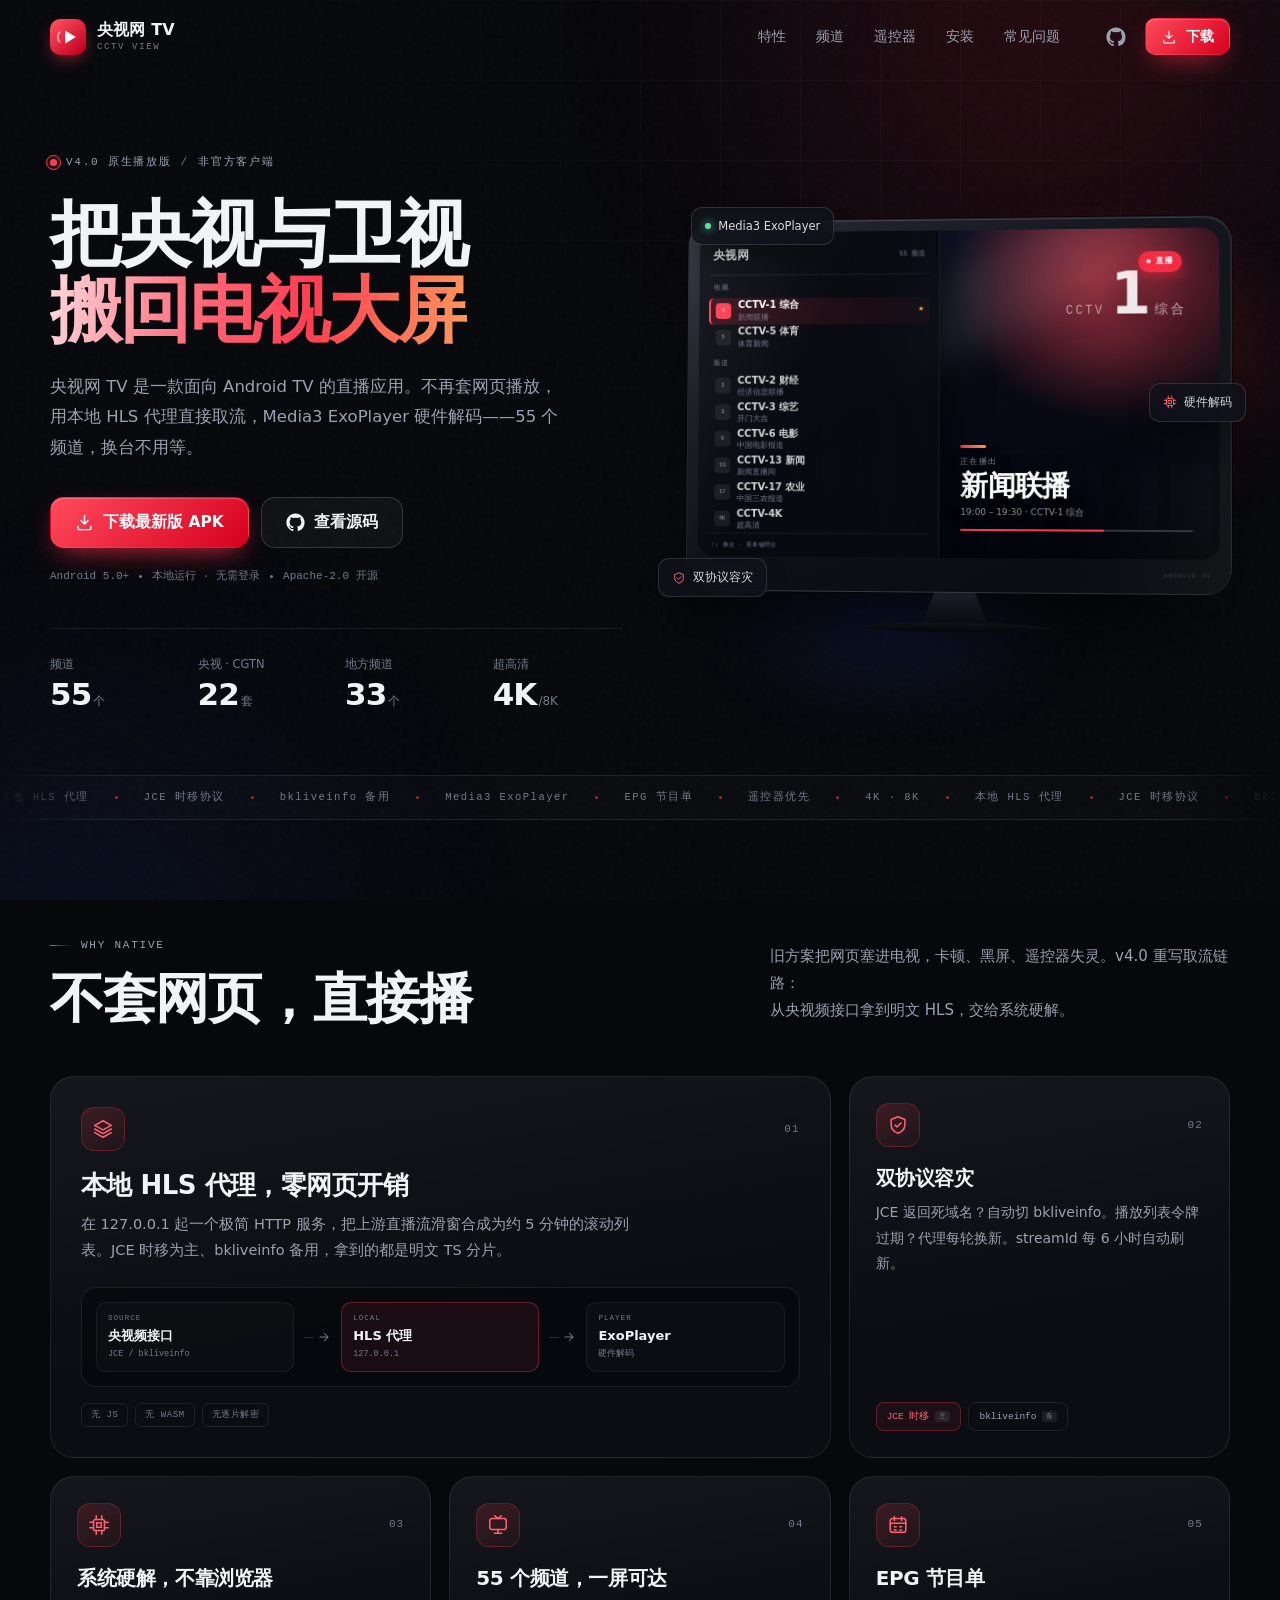
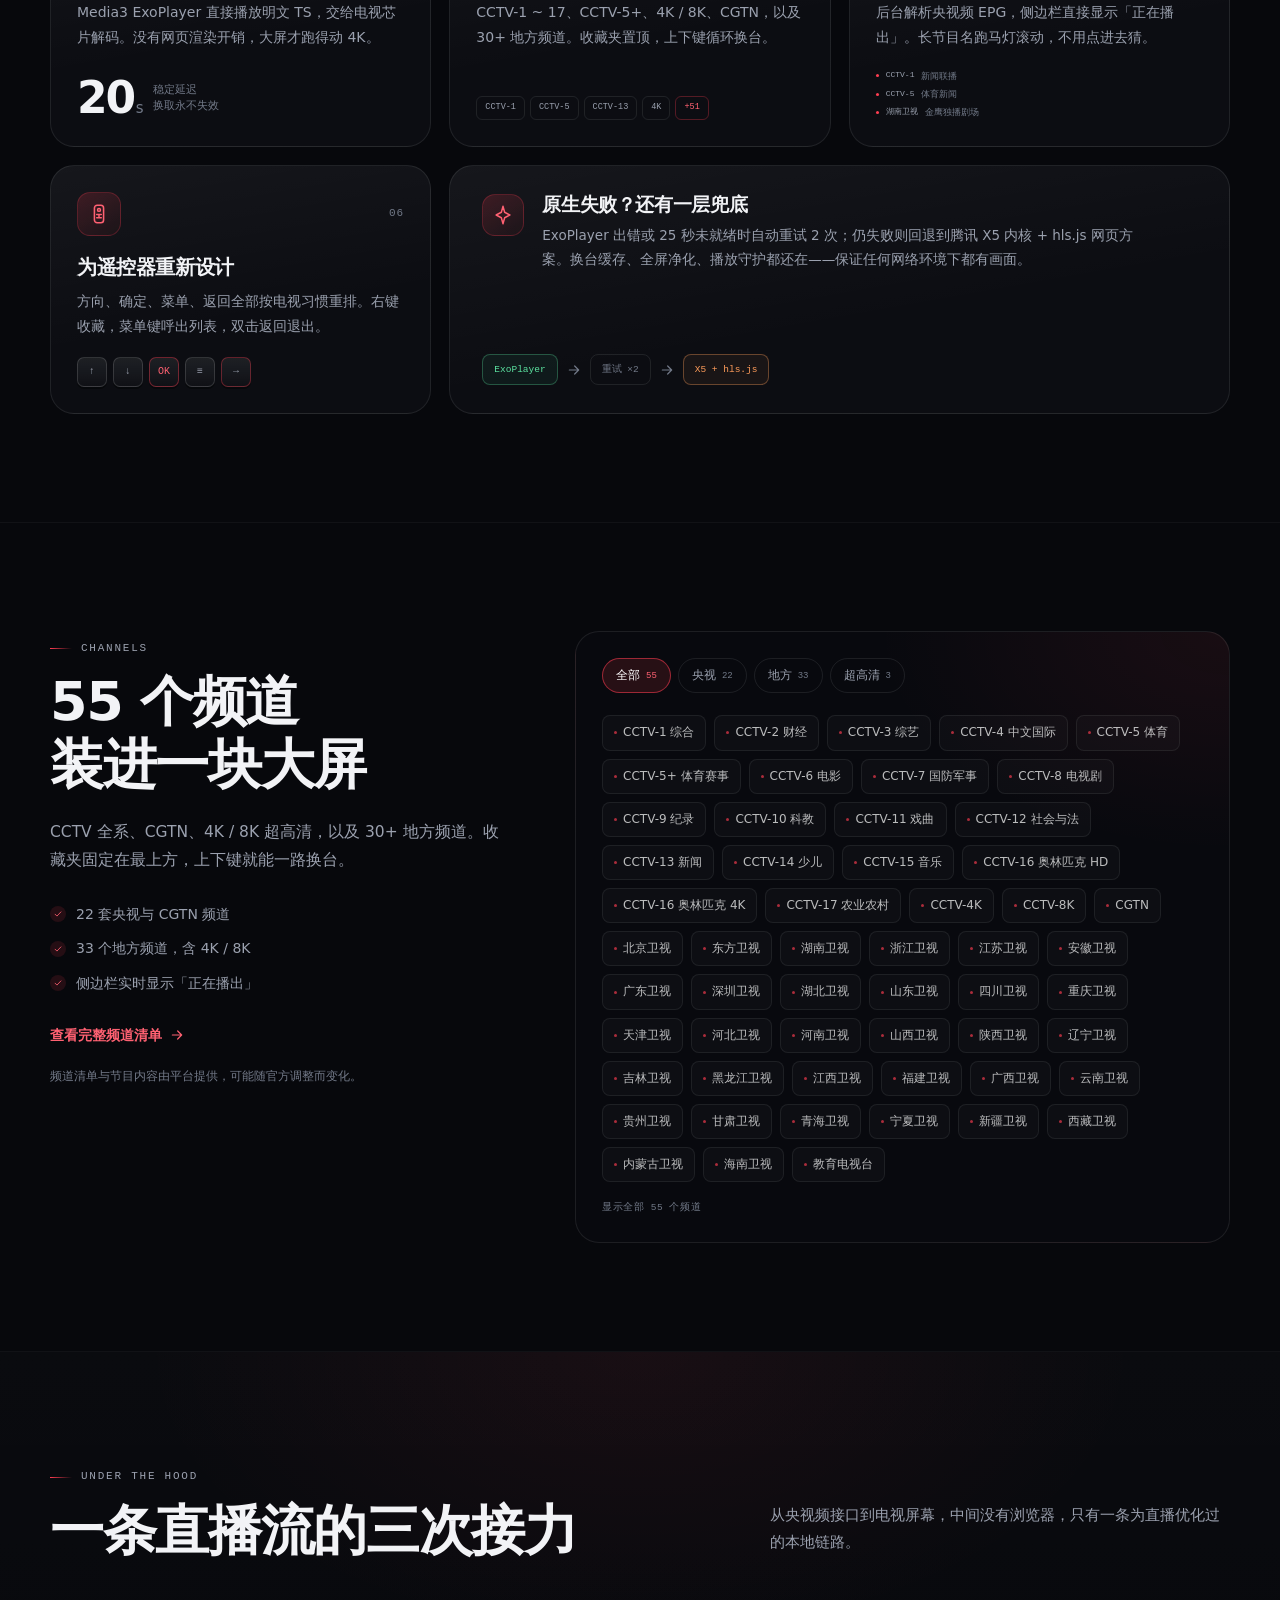
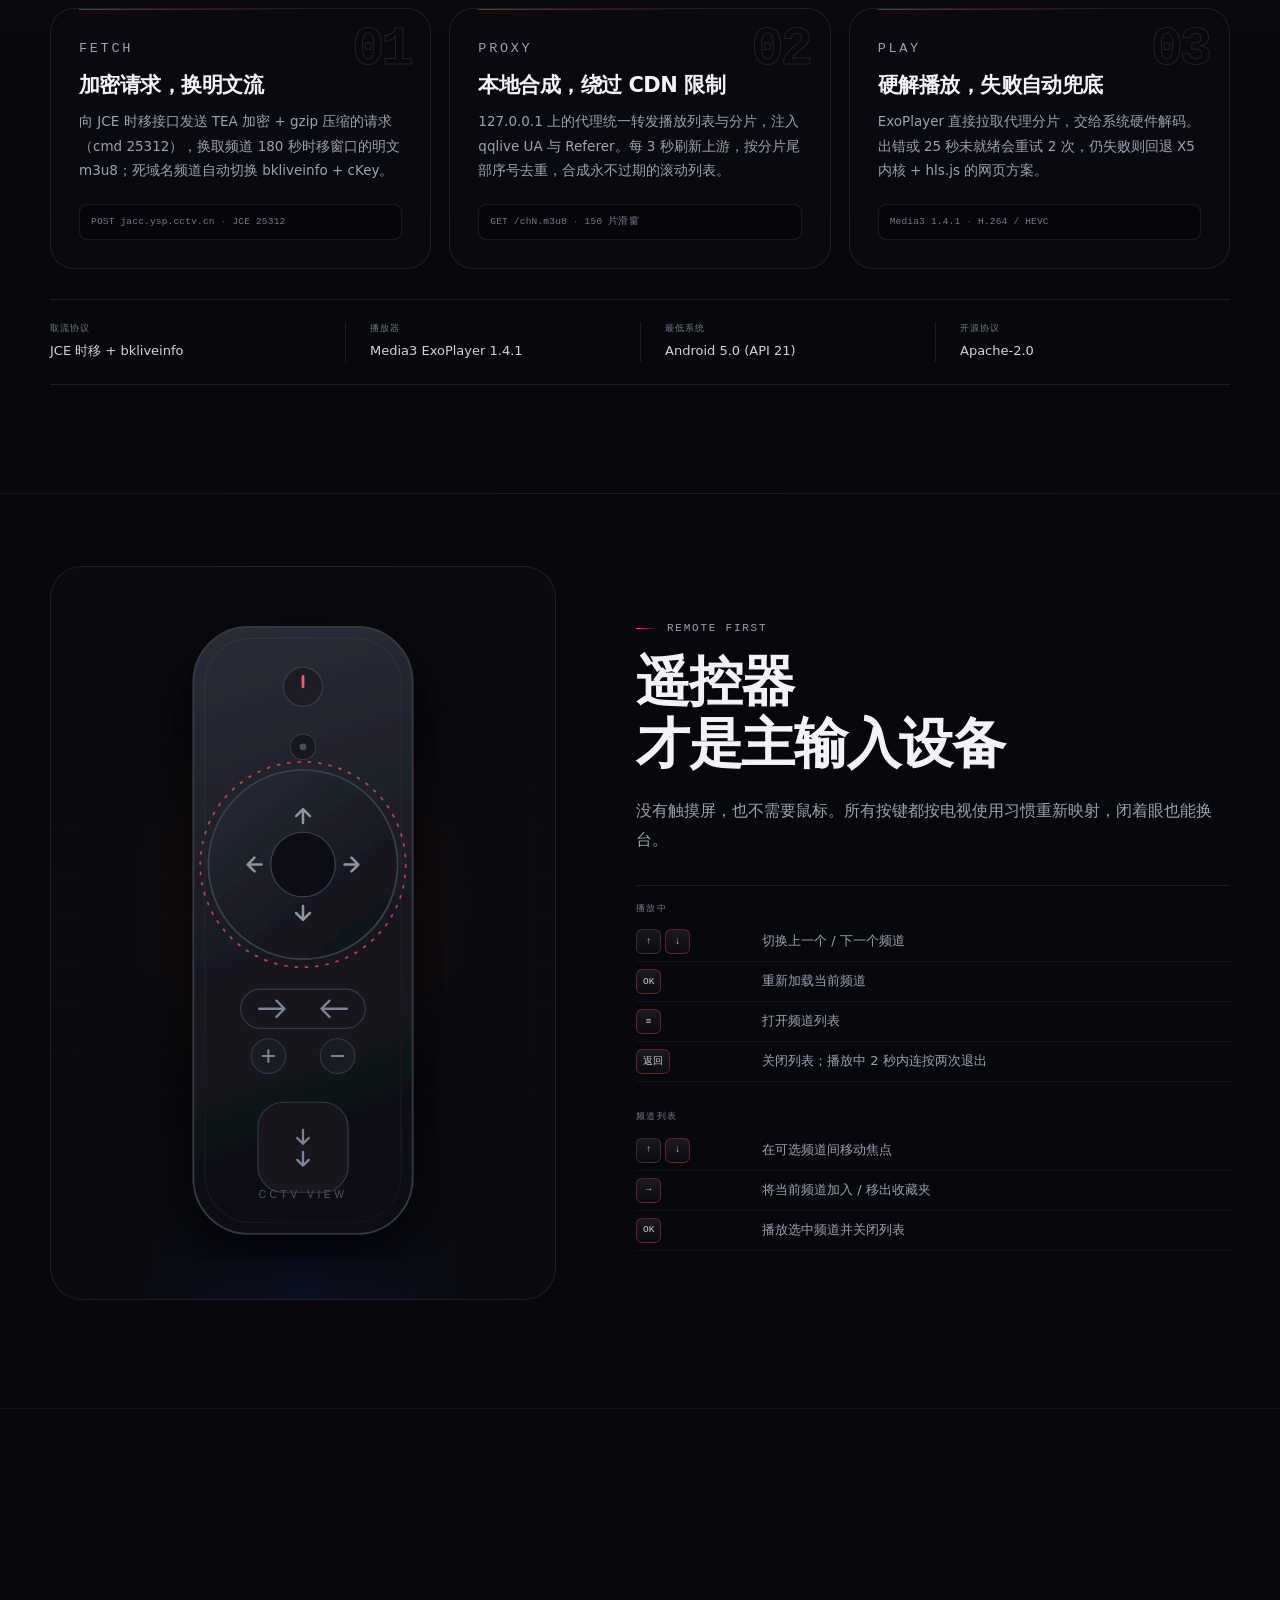
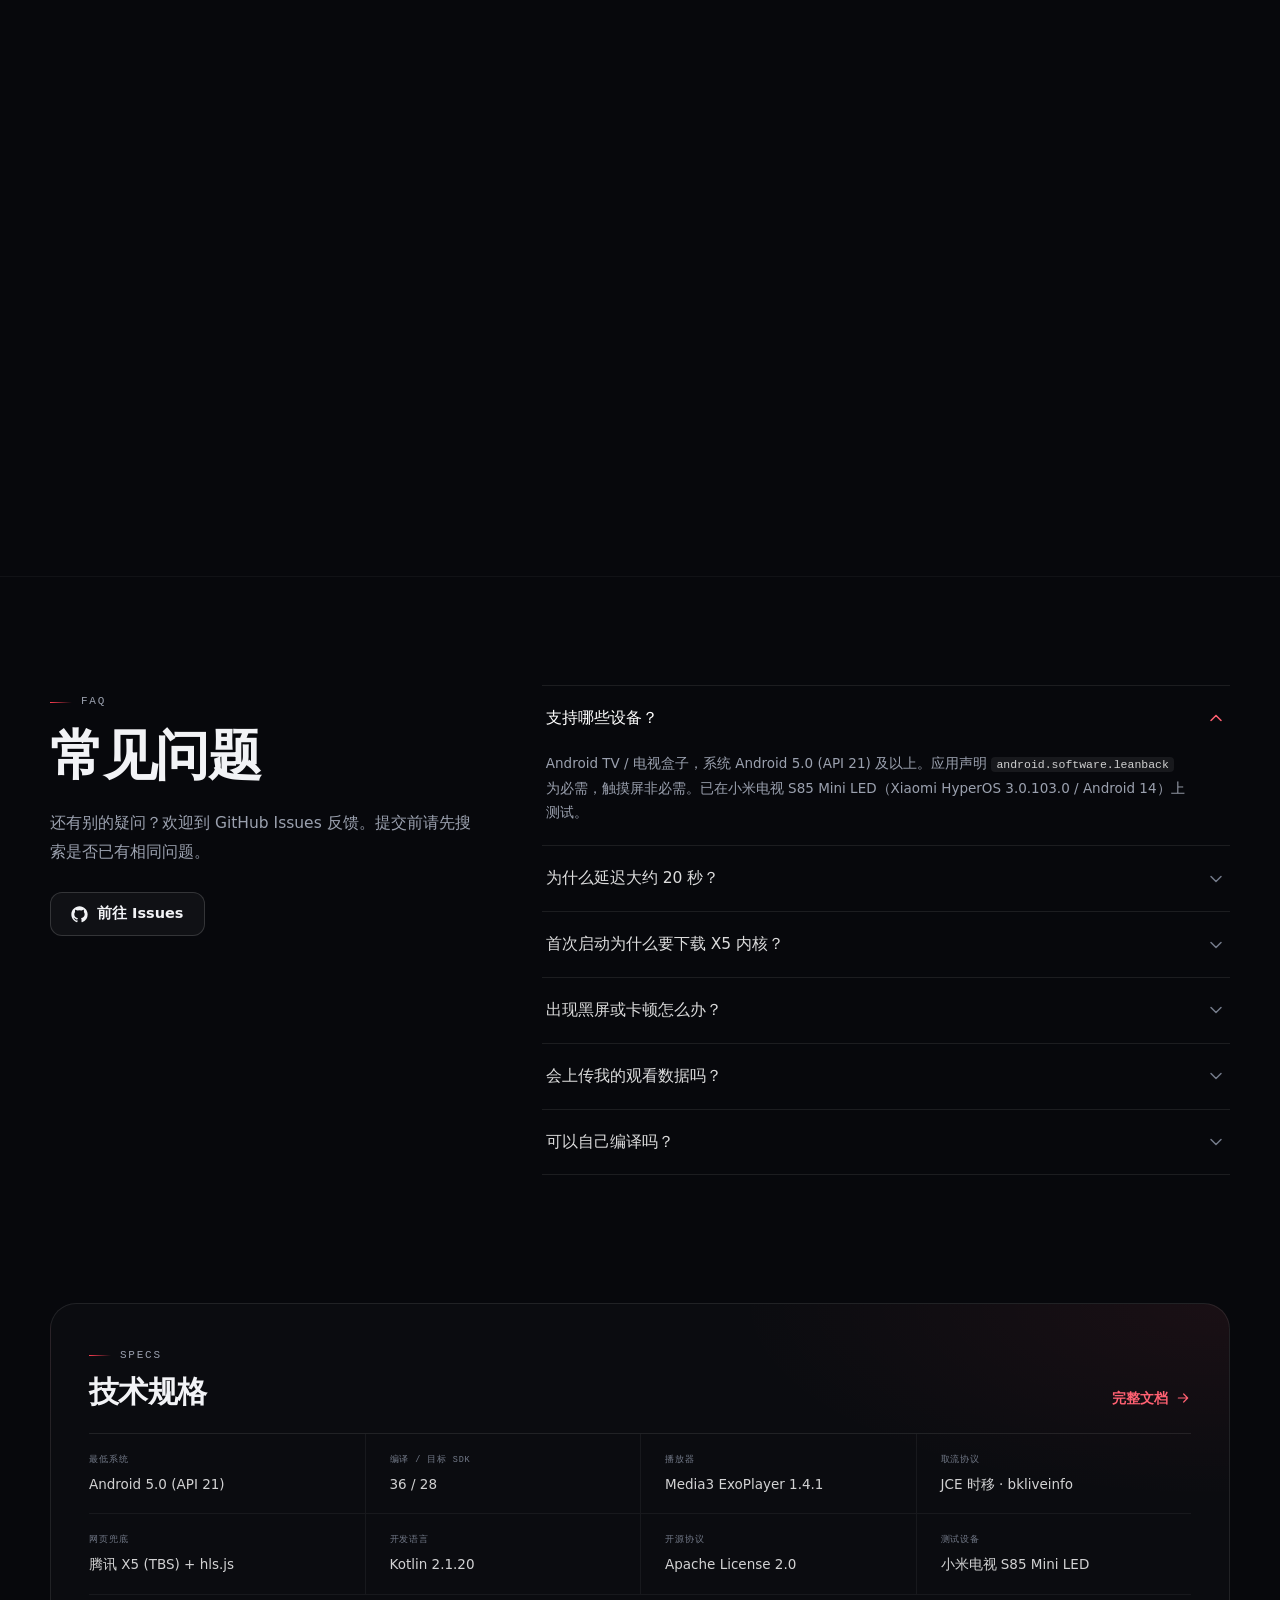
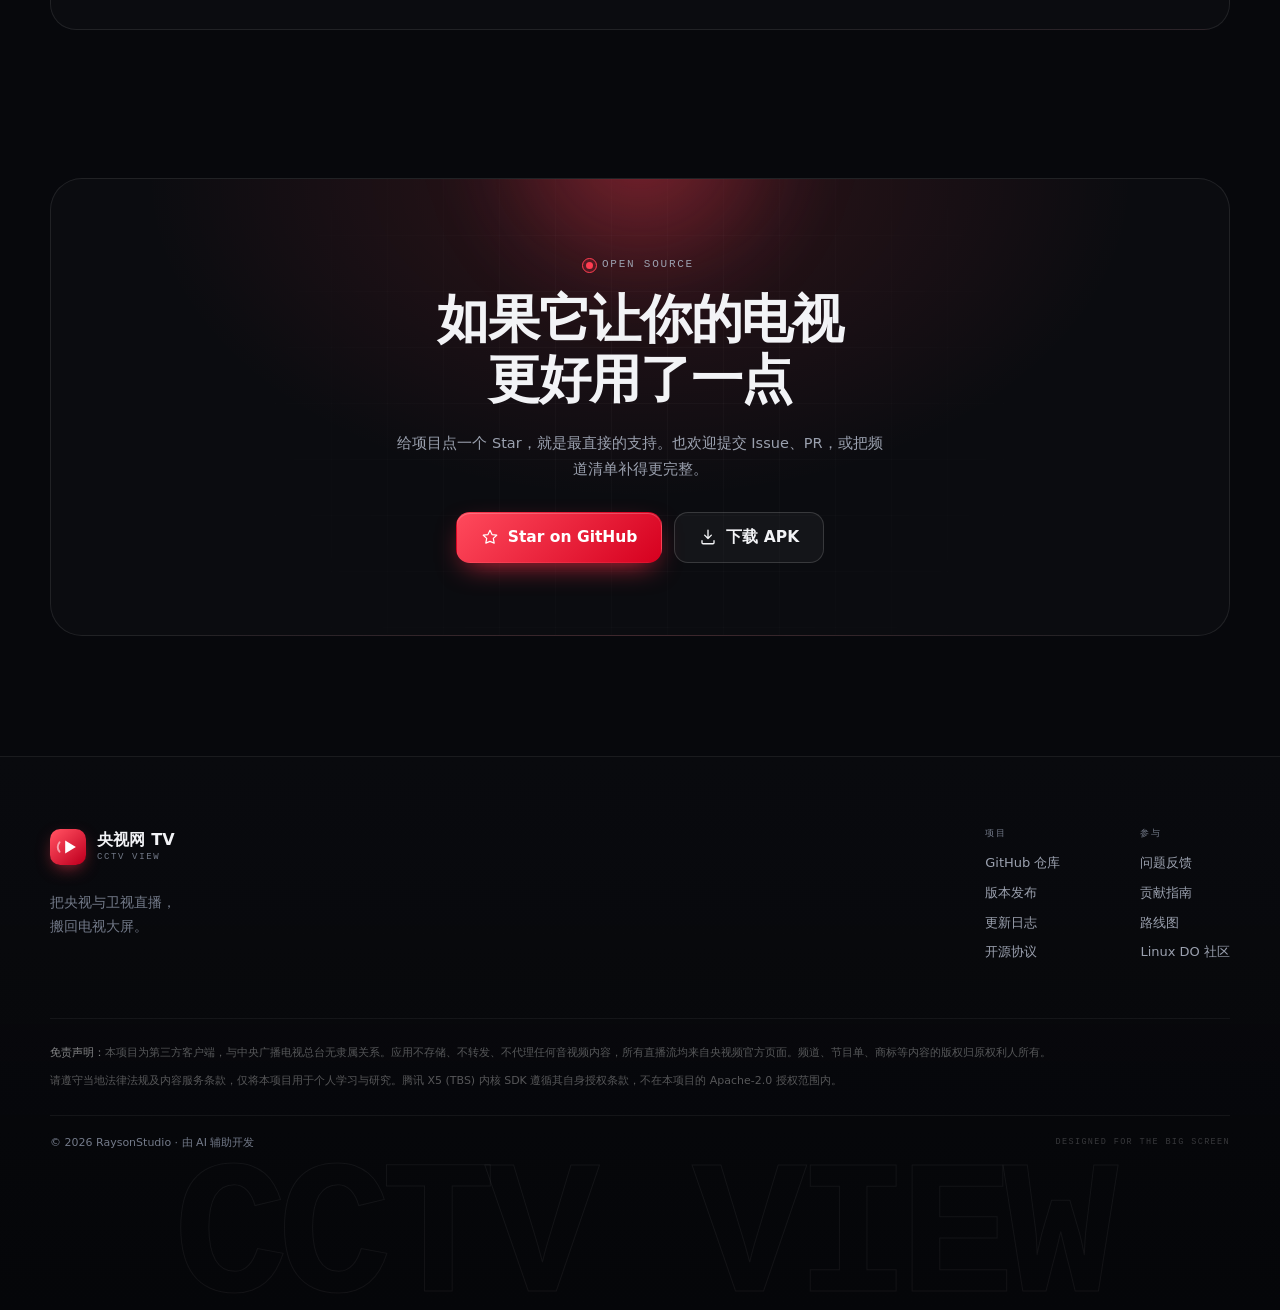
<file: docs/index.html>
<!DOCTYPE html>
<html lang="zh-CN">
<head>
  <meta charset="UTF-8">
  <meta name="viewport" content="width=device-width, initial-scale=1">
  <title>央视网 TV · 把央视与卫视直播搬回电视大屏</title>
  <meta name="description" content="央视网 TV 是一款面向 Android TV / 电视盒子的直播应用。原生 HLS 代理 + Media3 ExoPlayer 硬件解码，内置 55 个央视与地方频道、EPG 节目单与遥控器优先操作，支持 4K / 8K。">
  <meta name="keywords" content="央视网TV, Android TV, 电视直播, 央视直播, 卫视直播, ExoPlayer, 电视盒子, 开源">
  <meta name="author" content="RaysonStudio">
  <meta name="theme-color" content="#07080c">
  <meta name="color-scheme" content="dark">
  <link rel="canonical" href="https://raysonstudio.github.io/cctv-view/">
  <link rel="icon" href="assets/favicon.svg" type="image/svg+xml">
  <link rel="apple-touch-icon" href="assets/apple-touch-icon.png">
  <link rel="stylesheet" href="assets/styles.css">

  <meta property="og:type" content="website">
  <meta property="og:site_name" content="央视网 TV">
  <meta property="og:title" content="央视网 TV · 把央视与卫视直播搬回电视大屏">
  <meta property="og:description" content="原生 HLS 代理 + 硬件解码，55 个频道、EPG 节目单、遥控器优先。面向 Android TV 的开源直播应用。">
  <meta property="og:url" content="https://raysonstudio.github.io/cctv-view/">
  <meta property="og:image" content="https://raysonstudio.github.io/cctv-view/assets/og.png">
  <meta property="og:image:width" content="1200">
  <meta property="og:image:height" content="630">
  <meta property="og:locale" content="zh_CN">
  <meta name="twitter:card" content="summary_large_image">
  <meta name="twitter:title" content="央视网 TV · 把央视与卫视直播搬回电视大屏">
  <meta name="twitter:description" content="原生 HLS 代理 + 硬件解码，55 个频道、EPG 节目单、遥控器优先。面向 Android TV 的开源直播应用。">
  <meta name="twitter:image" content="https://raysonstudio.github.io/cctv-view/assets/og.png">

  <script type="application/ld+json">
  {
    "@context": "https://schema.org",
    "@type": "SoftwareApplication",
    "name": "央视网 TV",
    "alternateName": "CCTV View",
    "operatingSystem": "Android 5.0+",
    "applicationCategory": "MultimediaApplication",
    "description": "面向 Android TV 的央视与卫视直播应用，原生 HLS 代理 + Media3 ExoPlayer 硬件解码。",
    "url": "https://raysonstudio.github.io/cctv-view/",
    "downloadUrl": "https://github.com/RaysonStudio/cctv-view/releases/latest",
    "softwareVersion": "4.0",
    "license": "https://www.apache.org/licenses/LICENSE-2.0",
    "author": { "@type": "Organization", "name": "RaysonStudio" }
  }
  </script>
  <script>document.documentElement.classList.add('js');</script>
</head>
<body>
  <a class="skip-link" href="#main">跳到主要内容</a>

  <svg class="svg-sprite" aria-hidden="true" focusable="false">
    <symbol id="i-play" viewBox="0 0 24 24"><path d="M8 5.5v13l11-6.5z" fill="currentColor"/></symbol>
    <symbol id="i-download" viewBox="0 0 24 24"><path d="M12 3v11m0 0 4.5-4.5M12 14l-4.5-4.5M4 17v2.5A1.5 1.5 0 0 0 5.5 21h13a1.5 1.5 0 0 0 1.5-1.5V17" fill="none" stroke="currentColor" stroke-width="1.8" stroke-linecap="round" stroke-linejoin="round"/></symbol>
    <symbol id="i-github" viewBox="0 0 24 24"><path fill="currentColor" d="M12 .5C5.65.5.5 5.65.5 12c0 5.08 3.29 9.39 7.86 10.91.58.11.79-.25.79-.55v-2.15c-3.2.7-3.88-1.36-3.88-1.36-.52-1.33-1.28-1.68-1.28-1.68-1.04-.71.08-.7.08-.7 1.15.08 1.76 1.18 1.76 1.18 1.02 1.75 2.68 1.24 3.33.95.1-.74.4-1.24.72-1.53-2.55-.29-5.23-1.28-5.23-5.68 0-1.26.45-2.28 1.18-3.09-.12-.29-.51-1.46.11-3.05 0 0 .96-.31 3.15 1.18a10.9 10.9 0 0 1 5.74 0c2.19-1.49 3.15-1.18 3.15-1.18.62 1.59.23 2.76.11 3.05.74.81 1.18 1.83 1.18 3.09 0 4.41-2.69 5.38-5.25 5.67.41.35.78 1.05.78 2.12v3.14c0 .3.21.67.8.55A11.51 11.51 0 0 0 23.5 12C23.5 5.65 18.35.5 12 .5z"/></symbol>
    <symbol id="i-arrow" viewBox="0 0 24 24"><path d="M5 12h14m0 0-6-6m6 6-6 6" fill="none" stroke="currentColor" stroke-width="1.8" stroke-linecap="round" stroke-linejoin="round"/></symbol>
    <symbol id="i-external" viewBox="0 0 24 24"><path d="M14 4h6v6M20 4l-9 9M18 14v5a1 1 0 0 1-1 1H5a1 1 0 0 1-1-1V7a1 1 0 0 1 1-1h5" fill="none" stroke="currentColor" stroke-width="1.7" stroke-linecap="round" stroke-linejoin="round"/></symbol>
    <symbol id="i-check" viewBox="0 0 24 24"><path d="m5 12.5 4.5 4.5L19 7" fill="none" stroke="currentColor" stroke-width="2" stroke-linecap="round" stroke-linejoin="round"/></symbol>
    <symbol id="i-menu" viewBox="0 0 24 24"><path d="M4 7h16M4 12h16M4 17h16" fill="none" stroke="currentColor" stroke-width="1.8" stroke-linecap="round"/></symbol>
    <symbol id="i-close" viewBox="0 0 24 24"><path d="m6 6 12 12M18 6 6 18" fill="none" stroke="currentColor" stroke-width="1.8" stroke-linecap="round"/></symbol>
    <symbol id="i-star" viewBox="0 0 24 24"><path d="m12 3 2.7 5.8 6.3.8-4.6 4.3 1.2 6.2L12 17.9 6.4 20.1l1.2-6.2L3 9.6l6.3-.8L12 3z" fill="none" stroke="currentColor" stroke-width="1.6" stroke-linejoin="round"/></symbol>
    <symbol id="i-tv" viewBox="0 0 24 24"><rect x="3" y="5" width="18" height="12" rx="2.5" fill="none" stroke="currentColor" stroke-width="1.7"/><path d="M8 21h8M12 17v4M8.5 2 12 5l3.5-3" fill="none" stroke="currentColor" stroke-width="1.7" stroke-linecap="round" stroke-linejoin="round"/></symbol>
    <symbol id="i-cpu" viewBox="0 0 24 24"><rect x="6" y="6" width="12" height="12" rx="2" fill="none" stroke="currentColor" stroke-width="1.7"/><path d="M9.5 9.5h5v5h-5zM9 2v4M15 2v4M9 18v4M15 18v4M2 9h4M2 15h4M18 9h4M18 15h4" fill="none" stroke="currentColor" stroke-width="1.7" stroke-linecap="round"/></symbol>
    <symbol id="i-layers" viewBox="0 0 24 24"><path d="m12 3 9 5-9 5-9-5 9-5zM3 12l9 5 9-5M3 16l9 5 9-5" fill="none" stroke="currentColor" stroke-width="1.7" stroke-linecap="round" stroke-linejoin="round"/></symbol>
    <symbol id="i-calendar" viewBox="0 0 24 24"><rect x="3.5" y="5" width="17" height="15" rx="2.5" fill="none" stroke="currentColor" stroke-width="1.7"/><path d="M3.5 10h17M8 3v4M16 3v4M8 14h2M14 14h2M8 17.5h2M14 17.5h2" fill="none" stroke="currentColor" stroke-width="1.7" stroke-linecap="round"/></symbol>
    <symbol id="i-remote" viewBox="0 0 24 24"><rect x="7" y="2.5" width="10" height="19" rx="3" fill="none" stroke="currentColor" stroke-width="1.7"/><circle cx="12" cy="7.5" r="1.6" fill="none" stroke="currentColor" stroke-width="1.6"/><path d="M9.5 12.5h5M9.5 16h5M12 12.5v3.5" fill="none" stroke="currentColor" stroke-width="1.6" stroke-linecap="round"/></symbol>
    <symbol id="i-shield" viewBox="0 0 24 24"><path d="M12 3 4.5 6v5.5c0 4.4 3.1 8.1 7.5 9.5 4.4-1.4 7.5-5.1 7.5-9.5V6L12 3z" fill="none" stroke="currentColor" stroke-width="1.7" stroke-linejoin="round"/><path d="m8.7 12 2.2 2.2 4.4-4.4" fill="none" stroke="currentColor" stroke-width="1.7" stroke-linecap="round" stroke-linejoin="round"/></symbol>
    <symbol id="i-spark" viewBox="0 0 24 24"><path d="M12 2.5 13.8 9l5.7 3-5.7 3L12 21.5 10.2 15l-5.7-3 5.7-3L12 2.5z" fill="none" stroke="currentColor" stroke-width="1.6" stroke-linejoin="round"/></symbol>
    <symbol id="i-chevron" viewBox="0 0 24 24"><path d="m6 9 6 6 6-6" fill="none" stroke="currentColor" stroke-width="1.8" stroke-linecap="round" stroke-linejoin="round"/></symbol>
  </svg>

  <div class="page-bg" aria-hidden="true">
    <div class="orb orb-red"></div>
    <div class="orb orb-blue"></div>
    <div class="grid-lines"></div>
  </div>

  <header class="site-header" id="site-header">
    <div class="container nav">
      <a class="brand" href="#top" aria-label="央视网 TV 首页">
        <span class="brand-mark" aria-hidden="true">
          <svg viewBox="0 0 64 64"><rect width="64" height="64" rx="18" fill="url(#brand-grad)"/><path d="M27 20.5v23L46 32 27 20.5z" fill="#fff"/><path d="M17 23.5a14 14 0 0 0 0 17" fill="none" stroke="#fff" stroke-opacity=".55" stroke-width="3.4" stroke-linecap="round"/><defs><linearGradient id="brand-grad" x1="6" y1="4" x2="58" y2="62" gradientUnits="userSpaceOnUse"><stop stop-color="#ff4d5e"/><stop offset="1" stop-color="#c00020"/></linearGradient></defs></svg>
        </span>
        <span class="brand-text">
          <strong>央视网 TV</strong>
          <small>CCTV VIEW</small>
        </span>
      </a>

      <nav class="nav-links" id="nav-links" aria-label="主导航">
        <a href="#features">特性</a>
        <a href="#channels">频道</a>
        <a href="#remote">遥控器</a>
        <a href="#install">安装</a>
        <a href="#faq">常见问题</a>
      </nav>

      <div class="nav-actions">
        <a class="icon-btn" href="https://github.com/RaysonStudio/cctv-view" target="_blank" rel="noopener noreferrer" aria-label="在 GitHub 查看源码">
          <svg width="20" height="20"><use href="#i-github"/></svg>
        </a>
        <a class="btn btn-primary btn-sm" href="https://github.com/RaysonStudio/cctv-view/releases/latest" target="_blank" rel="noopener noreferrer">
          <svg width="16" height="16"><use href="#i-download"/></svg>
          下载
        </a>
        <button class="nav-toggle" id="nav-toggle" type="button" aria-expanded="false" aria-controls="nav-links" aria-label="打开菜单">
          <svg class="i-open" width="24" height="24"><use href="#i-menu"/></svg>
          <svg class="i-close" width="24" height="24"><use href="#i-close"/></svg>
        </button>
      </div>
    </div>
  </header>

  <main id="main">
    <section class="hero" id="top">
      <div class="container hero-grid">
        <div class="hero-copy">
          <p class="eyebrow"><span class="pulse-dot"></span> v4.0 原生播放版 <span class="sep">/</span> 非官方客户端</p>
          <h1>把央视与卫视<br><span class="grad-text">搬回电视大屏</span></h1>
          <p class="lede">央视网 TV 是一款面向 Android TV 的直播应用。不再套网页播放，用本地 HLS 代理直接取流，Media3 ExoPlayer 硬件解码——55 个频道，换台不用等。</p>
          <div class="hero-cta">
            <a class="btn btn-primary btn-lg" href="https://github.com/RaysonStudio/cctv-view/releases/latest" target="_blank" rel="noopener noreferrer">
              <svg width="19" height="19"><use href="#i-download"/></svg>
              下载最新版 APK
            </a>
            <a class="btn btn-ghost btn-lg" href="https://github.com/RaysonStudio/cctv-view" target="_blank" rel="noopener noreferrer">
              <svg width="19" height="19"><use href="#i-github"/></svg>
              查看源码
            </a>
          </div>
          <p class="hero-note"><span>Android 5.0+</span><span>本地运行 · 无需登录</span><span>Apache-2.0 开源</span></p>

          <dl class="hero-stats">
            <div><dt>频道</dt><dd>55<span>个</span></dd></div>
            <div><dt>央视 · CGTN</dt><dd>22<span>套</span></dd></div>
            <div><dt>地方频道</dt><dd>33<span>个</span></dd></div>
            <div><dt>超高清</dt><dd>4K<span>/8K</span></dd></div>
          </dl>
        </div>

        <div class="hero-visual">
          <div class="tv" role="img" aria-label="央视网 TV 应用界面示意图：左侧为频道列表与节目单，右侧播放 CCTV-1 综合频道">
            <div class="tv-frame" aria-hidden="true">
              <div class="tv-screen">
                <div class="scene">
                  <div class="scene-glow"></div>
                  <div class="scene-beam"></div>
                  <div class="skyline"></div>
                  <div class="scene-channel"><span>CCTV</span><b>1</b><i>综合</i></div>
                  <div class="live-pill"><span></span>直播</div>
                  <div class="program">
                    <div class="program-bar"></div>
                    <p class="program-kicker">正在播出</p>
                    <h3>新闻联播</h3>
                    <p class="program-meta">19:00 – 19:30 · CCTV-1 综合</p>
                    <div class="progress"><i style="width:62%"></i></div>
                  </div>
                </div>

                <aside class="tv-drawer">
                  <div class="drawer-head">
                    <span class="drawer-logo">央视网</span>
                    <span class="drawer-count">55 频道</span>
                  </div>
                  <div class="drawer-label">收藏</div>
                  <div class="ch-row is-active"><span class="ch-ico">1</span><span class="ch-info"><b>CCTV-1 综合</b><small>新闻联播</small></span><span class="ch-star">★</span></div>
                  <div class="ch-row"><span class="ch-ico">5</span><span class="ch-info"><b>CCTV-5 体育</b><small>体育新闻</small></span></div>
                  <div class="drawer-label">频道</div>
                  <div class="ch-row"><span class="ch-ico">2</span><span class="ch-info"><b>CCTV-2 财经</b><small>经济信息联播</small></span></div>
                  <div class="ch-row"><span class="ch-ico">3</span><span class="ch-info"><b>CCTV-3 综艺</b><small>开门大吉</small></span></div>
                  <div class="ch-row"><span class="ch-ico">6</span><span class="ch-info"><b>CCTV-6 电影</b><small>中国电影报道</small></span></div>
                  <div class="ch-row"><span class="ch-ico">13</span><span class="ch-info"><b>CCTV-13 新闻</b><small>新闻直播间</small></span></div>
                  <div class="ch-row"><span class="ch-ico">17</span><span class="ch-info"><b>CCTV-17 农业</b><small>中国三农报道</small></span></div>
                  <div class="ch-row"><span class="ch-ico">4K</span><span class="ch-info"><b>CCTV-4K</b><small>超高清</small></span></div>
                  <div class="drawer-foot">↑↓ 换台 · 菜单键呼出</div>
                </aside>
              </div>
              <div class="tv-chin"><span class="chin-brand">CCTV VIEW</span><span class="chin-dot"></span><span class="chin-label">ANDROID TV</span></div>
            </div>
            <div class="tv-neck" aria-hidden="true"></div>
            <div class="tv-base" aria-hidden="true"></div>
          </div>

          <div class="float-chip chip-a" aria-hidden="true"><span class="chip-dot"></span>Media3 ExoPlayer</div>
          <div class="float-chip chip-b" aria-hidden="true"><svg width="14" height="14"><use href="#i-cpu"/></svg>硬件解码</div>
          <div class="float-chip chip-c" aria-hidden="true"><svg width="14" height="14"><use href="#i-shield"/></svg>双协议容灾</div>
        </div>
      </div>
    </section>

    <div class="ticker" aria-hidden="true">
      <div class="ticker-track">
        <span>本地 HLS 代理</span><i></i><span>JCE 时移协议</span><i></i><span>bkliveinfo 备用</span><i></i><span>Media3 ExoPlayer</span><i></i><span>EPG 节目单</span><i></i><span>遥控器优先</span><i></i><span>4K · 8K</span><i></i>
        <span>本地 HLS 代理</span><i></i><span>JCE 时移协议</span><i></i><span>bkliveinfo 备用</span><i></i><span>Media3 ExoPlayer</span><i></i><span>EPG 节目单</span><i></i><span>遥控器优先</span><i></i><span>4K · 8K</span><i></i>
      </div>
    </div>

    <section class="section" id="features">
      <div class="container">
        <div class="section-head reveal">
          <div>
            <p class="eyebrow"><span class="eyebrow-line"></span> WHY NATIVE</p>
            <h2>不套网页，直接播</h2>
          </div>
          <p>旧方案把网页塞进电视，卡顿、黑屏、遥控器失灵。v4.0 重写取流链路：<br class="br-pc">从央视频接口拿到明文 HLS，交给系统硬解。</p>
        </div>

        <div class="bento">
          <article class="card card-lg span-4 reveal">
            <div class="card-top">
              <span class="card-ico"><svg width="22" height="22"><use href="#i-layers"/></svg></span>
              <span class="card-no">01</span>
            </div>
            <h3>本地 HLS 代理，零网页开销</h3>
            <p>在 127.0.0.1 起一个极简 HTTP 服务，把上游直播流滑窗合成为约 5 分钟的滚动列表。JCE 时移为主、bkliveinfo 备用，拿到的都是明文 TS 分片。</p>
            <div class="flow" aria-hidden="true">
              <div class="flow-node"><small>SOURCE</small><b>央视频接口</b><span>JCE / bkliveinfo</span></div>
              <div class="flow-arrow"><i></i><svg width="14" height="14"><use href="#i-arrow"/></svg></div>
              <div class="flow-node is-accent"><small>LOCAL</small><b>HLS 代理</b><span>127.0.0.1</span></div>
              <div class="flow-arrow"><i></i><svg width="14" height="14"><use href="#i-arrow"/></svg></div>
              <div class="flow-node"><small>PLAYER</small><b>ExoPlayer</b><span>硬件解码</span></div>
            </div>
            <div class="card-tags"><span>无 JS</span><span>无 WASM</span><span>无逐片解密</span></div>
          </article>

          <article class="card span-2 reveal">
            <div class="card-top">
              <span class="card-ico"><svg width="22" height="22"><use href="#i-shield"/></svg></span>
              <span class="card-no">02</span>
            </div>
            <h3>双协议容灾</h3>
            <p>JCE 返回死域名？自动切 bkliveinfo。播放列表令牌过期？代理每轮换新。streamId 每 6 小时自动刷新。</p>
            <div class="proto">
              <span class="proto-main">JCE 时移<i>主</i></span>
              <span class="proto-alt">bkliveinfo<i>备</i></span>
            </div>
          </article>

          <article class="card span-2 reveal">
            <div class="card-top">
              <span class="card-ico"><svg width="22" height="22"><use href="#i-cpu"/></svg></span>
              <span class="card-no">03</span>
            </div>
            <h3>系统硬解，不靠浏览器</h3>
            <p>Media3 ExoPlayer 直接播放明文 TS，交给电视芯片解码。没有网页渲染开销，大屏才跑得动 4K。</p>
            <p class="card-stat"><b>20<small>s</small></b><span>稳定延迟<br>换取永不失效</span></p>
          </article>

          <article class="card span-2 reveal">
            <div class="card-top">
              <span class="card-ico"><svg width="22" height="22"><use href="#i-tv"/></svg></span>
              <span class="card-no">04</span>
            </div>
            <h3>55 个频道，一屏可达</h3>
            <p>CCTV-1 ~ 17、CCTV-5+、4K / 8K、CGTN，以及 30+ 地方频道。收藏夹置顶，上下键循环换台。</p>
            <div class="mini-channels" aria-hidden="true"><span>CCTV-1</span><span>CCTV-5</span><span>CCTV-13</span><span>4K</span><span>+51</span></div>
          </article>

          <article class="card span-2 reveal">
            <div class="card-top">
              <span class="card-ico"><svg width="22" height="22"><use href="#i-calendar"/></svg></span>
              <span class="card-no">05</span>
            </div>
            <h3>EPG 节目单</h3>
            <p>后台解析央视频 EPG，侧边栏直接显示「正在播出」。长节目名跑马灯滚动，不用点进去猜。</p>
            <div class="epg-demo" aria-hidden="true">
              <div class="epg-row"><span class="epg-dot"></span><b>CCTV-1</b><span>新闻联播</span></div>
              <div class="epg-row"><span class="epg-dot"></span><b>CCTV-5</b><span>体育新闻</span></div>
              <div class="epg-row"><span class="epg-dot"></span><b>湖南卫视</b><span>金鹰独播剧场</span></div>
            </div>
          </article>

          <article class="card span-2 remote-card reveal">
            <div class="card-top">
              <span class="card-ico"><svg width="22" height="22"><use href="#i-remote"/></svg></span>
              <span class="card-no">06</span>
            </div>
            <h3>为遥控器重新设计</h3>
            <p>方向、确定、菜单、返回全部按电视习惯重排。右键收藏，菜单键呼出列表，双击返回退出。</p>
            <div class="key-demo" aria-hidden="true"><kbd>↑</kbd><kbd>↓</kbd><kbd>OK</kbd><kbd>≡</kbd><kbd>→</kbd></div>
          </article>

          <article class="card card-wide span-4 reveal">
            <div class="wide-copy">
              <span class="card-ico"><svg width="22" height="22"><use href="#i-spark"/></svg></span>
              <div>
                <h3>原生失败？还有一层兜底</h3>
                <p>ExoPlayer 出错或 25 秒未就绪时自动重试 2 次；仍失败则回退到腾讯 X5 内核 + hls.js 网页方案。换台缓存、全屏净化、播放守护都还在——保证任何网络环境下都有画面。</p>
              </div>
            </div>
            <div class="fallback-chain" aria-hidden="true">
              <span class="fc-item is-on">ExoPlayer</span>
              <svg width="16" height="16"><use href="#i-arrow"/></svg>
              <span class="fc-item">重试 ×2</span>
              <svg width="16" height="16"><use href="#i-arrow"/></svg>
              <span class="fc-item is-fallback">X5 + hls.js</span>
            </div>
          </article>
        </div>
      </div>
    </section>

    <section class="section channels-section" id="channels">
      <div class="container channels-grid">
        <div class="channels-copy reveal">
          <p class="eyebrow"><span class="eyebrow-line"></span> CHANNELS</p>
          <h2>55 个频道<br>装进一块大屏</h2>
          <p class="section-lede">CCTV 全系、CGTN、4K / 8K 超高清，以及 30+ 地方频道。收藏夹固定在最上方，上下键就能一路换台。</p>
          <ul class="check-list">
            <li><svg width="16" height="16"><use href="#i-check"/></svg>22 套央视与 CGTN 频道</li>
            <li><svg width="16" height="16"><use href="#i-check"/></svg>33 个地方频道，含 4K / 8K</li>
            <li><svg width="16" height="16"><use href="#i-check"/></svg>侧边栏实时显示「正在播出」</li>
          </ul>
          <a class="text-link" href="https://github.com/RaysonStudio/cctv-view/blob/main/app/src/main/java/com/raysonstudio/cctv_view/ChannelManager.kt" target="_blank" rel="noopener noreferrer">查看完整频道清单 <svg width="16" height="16"><use href="#i-arrow"/></svg></a>
          <p class="fine-print">频道清单与节目内容由平台提供，可能随官方调整而变化。</p>
        </div>

        <div class="channel-panel reveal">
          <div class="filter-tabs" role="group" aria-label="按类型筛选频道">
            <button class="chip-btn is-active" type="button" data-filter="all" aria-pressed="true">全部 <b>55</b></button>
            <button class="chip-btn" type="button" data-filter="cctv" aria-pressed="false">央视 <b>22</b></button>
            <button class="chip-btn" type="button" data-filter="local" aria-pressed="false">地方 <b>33</b></button>
            <button class="chip-btn" type="button" data-filter="uhd" aria-pressed="false">超高清 <b>3</b></button>
          </div>

          <div class="channel-grid" id="channel-grid">
            <span class="channel" data-cat="cctv">CCTV-1 综合</span>
            <span class="channel" data-cat="cctv">CCTV-2 财经</span>
            <span class="channel" data-cat="cctv">CCTV-3 综艺</span>
            <span class="channel" data-cat="cctv">CCTV-4 中文国际</span>
            <span class="channel" data-cat="cctv">CCTV-5 体育</span>
            <span class="channel" data-cat="cctv">CCTV-5+ 体育赛事</span>
            <span class="channel" data-cat="cctv">CCTV-6 电影</span>
            <span class="channel" data-cat="cctv">CCTV-7 国防军事</span>
            <span class="channel" data-cat="cctv">CCTV-8 电视剧</span>
            <span class="channel" data-cat="cctv">CCTV-9 纪录</span>
            <span class="channel" data-cat="cctv">CCTV-10 科教</span>
            <span class="channel" data-cat="cctv">CCTV-11 戏曲</span>
            <span class="channel" data-cat="cctv">CCTV-12 社会与法</span>
            <span class="channel" data-cat="cctv">CCTV-13 新闻</span>
            <span class="channel" data-cat="cctv">CCTV-14 少儿</span>
            <span class="channel" data-cat="cctv">CCTV-15 音乐</span>
            <span class="channel" data-cat="cctv">CCTV-16 奥林匹克 HD</span>
            <span class="channel" data-cat="cctv uhd">CCTV-16 奥林匹克 4K</span>
            <span class="channel" data-cat="cctv">CCTV-17 农业农村</span>
            <span class="channel" data-cat="cctv uhd">CCTV-4K</span>
            <span class="channel" data-cat="cctv uhd">CCTV-8K</span>
            <span class="channel" data-cat="cctv">CGTN</span>

            <span class="channel" data-cat="local">北京卫视</span>
            <span class="channel" data-cat="local">东方卫视</span>
            <span class="channel" data-cat="local">湖南卫视</span>
            <span class="channel" data-cat="local">浙江卫视</span>
            <span class="channel" data-cat="local">江苏卫视</span>
            <span class="channel" data-cat="local">安徽卫视</span>
            <span class="channel" data-cat="local">广东卫视</span>
            <span class="channel" data-cat="local">深圳卫视</span>
            <span class="channel" data-cat="local">湖北卫视</span>
            <span class="channel" data-cat="local">山东卫视</span>
            <span class="channel" data-cat="local">四川卫视</span>
            <span class="channel" data-cat="local">重庆卫视</span>
            <span class="channel" data-cat="local">天津卫视</span>
            <span class="channel" data-cat="local">河北卫视</span>
            <span class="channel" data-cat="local">河南卫视</span>
            <span class="channel" data-cat="local">山西卫视</span>
            <span class="channel" data-cat="local">陕西卫视</span>
            <span class="channel" data-cat="local">辽宁卫视</span>
            <span class="channel" data-cat="local">吉林卫视</span>
            <span class="channel" data-cat="local">黑龙江卫视</span>
            <span class="channel" data-cat="local">江西卫视</span>
            <span class="channel" data-cat="local">福建卫视</span>
            <span class="channel" data-cat="local">广西卫视</span>
            <span class="channel" data-cat="local">云南卫视</span>
            <span class="channel" data-cat="local">贵州卫视</span>
            <span class="channel" data-cat="local">甘肃卫视</span>
            <span class="channel" data-cat="local">青海卫视</span>
            <span class="channel" data-cat="local">宁夏卫视</span>
            <span class="channel" data-cat="local">新疆卫视</span>
            <span class="channel" data-cat="local">西藏卫视</span>
            <span class="channel" data-cat="local">内蒙古卫视</span>
            <span class="channel" data-cat="local">海南卫视</span>
            <span class="channel" data-cat="local">教育电视台</span>
          </div>
          <p class="channel-count" id="channel-count" aria-live="polite">显示全部 55 个频道</p>
        </div>
      </div>
    </section>

    <section class="section how-section" id="how">
      <div class="container">
        <div class="section-head reveal">
          <div>
            <p class="eyebrow"><span class="eyebrow-line"></span> UNDER THE HOOD</p>
            <h2>一条直播流的三次接力</h2>
          </div>
          <p>从央视频接口到电视屏幕，中间没有浏览器，只有一条为直播优化过的本地链路。</p>
        </div>

        <div class="steps">
          <article class="step reveal">
            <span class="step-no">01</span>
            <p class="step-kicker">FETCH</p>
            <h3>加密请求，换明文流</h3>
            <p>向 JCE 时移接口发送 TEA 加密 + gzip 压缩的请求（cmd 25312），换取频道 180 秒时移窗口的明文 m3u8；死域名频道自动切换 bkliveinfo + cKey。</p>
            <code class="code-line">POST jacc.ysp.cctv.cn <span>·</span> JCE 25312</code>
          </article>

          <article class="step reveal">
            <span class="step-no">02</span>
            <p class="step-kicker">PROXY</p>
            <h3>本地合成，绕过 CDN 限制</h3>
            <p>127.0.0.1 上的代理统一转发播放列表与分片，注入 qqlive UA 与 Referer。每 3 秒刷新上游，按分片尾部序号去重，合成永不过期的滚动列表。</p>
            <code class="code-line">GET /chN.m3u8 <span>·</span> 150 片滑窗</code>
          </article>

          <article class="step reveal">
            <span class="step-no">03</span>
            <p class="step-kicker">PLAY</p>
            <h3>硬解播放，失败自动兜底</h3>
            <p>ExoPlayer 直接拉取代理分片，交给系统硬件解码。出错或 25 秒未就绪会重试 2 次，仍失败则回退 X5 内核 + hls.js 的网页方案。</p>
            <code class="code-line">Media3 1.4.1 <span>·</span> H.264 / HEVC</code>
          </article>
        </div>

        <div class="tech-strip reveal">
          <div><span>取流协议</span><b>JCE 时移 + bkliveinfo</b></div>
          <div><span>播放器</span><b>Media3 ExoPlayer 1.4.1</b></div>
          <div><span>最低系统</span><b>Android 5.0 (API 21)</b></div>
          <div><span>开源协议</span><b>Apache-2.0</b></div>
        </div>
      </div>
    </section>

    <section class="section remote-section" id="remote">
      <div class="container remote-grid">
        <div class="remote-visual reveal" aria-hidden="true">
          <div class="remote-wrap">
            <svg class="remote" viewBox="0 0 260 560" fill="none" xmlns="http://www.w3.org/2000/svg">
              <defs>
                <linearGradient id="body" x1="40" y1="20" x2="220" y2="540" gradientUnits="userSpaceOnUse">
                  <stop stop-color="#2a2d37"/><stop offset=".55" stop-color="#15171e"/><stop offset="1" stop-color="#0b0c11"/>
                </linearGradient>
                <linearGradient id="dpad" x1="80" y1="150" x2="180" y2="280" gradientUnits="userSpaceOnUse">
                  <stop stop-color="#242833"/><stop offset="1" stop-color="#101218"/>
                </linearGradient>
                <filter id="rshadow" x="-40%" y="-20%" width="180%" height="150%"><feDropShadow dx="0" dy="24" stdDeviation="24" flood-color="#000" flood-opacity=".55"/></filter>
              </defs>
              <g filter="url(#rshadow)">
                <rect x="35" y="12" width="190" height="526" rx="48" fill="url(#body)" stroke="#363a45" stroke-width="1.5"/>
                <rect x="45" y="22" width="170" height="506" rx="40" fill="none" stroke="#fff" stroke-opacity=".04"/>
                <circle cx="130" cy="64" r="17" fill="#1b1e26" stroke="#3b404c"/>
                <path d="M130 55v9m0 0a6 6 0 1 0 0 0" stroke="#ff5a68" stroke-width="2.4" stroke-linecap="round"/>
                <circle cx="130" cy="116" r="11" fill="#12141a" stroke="#333846"/>
                <circle cx="130" cy="116" r="3" fill="#4a4f5d"/>
                <circle cx="130" cy="218" r="82" fill="url(#dpad)" stroke="#3a3f4b" stroke-width="1.5"/>
                <circle cx="130" cy="218" r="28" fill="#0e1015" stroke="#3d424f"/>
                <path d="M130 182v-12m0 0-6 6m6-6 6 6" stroke="#8d94a3" stroke-width="2.2" stroke-linecap="round" stroke-linejoin="round"/>
                <path d="M130 254v12m0 0-6-6m6 6 6-6" stroke="#8d94a3" stroke-width="2.2" stroke-linecap="round" stroke-linejoin="round"/>
                <path d="M94 218H82m0 0 6-6m-6 6 6 6" stroke="#8d94a3" stroke-width="2.2" stroke-linecap="round" stroke-linejoin="round"/>
                <path d="M166 218h12m0 0-6-6m6 6-6 6" stroke="#8d94a3" stroke-width="2.2" stroke-linecap="round" stroke-linejoin="round"/>
                <rect x="76" y="326" width="108" height="34" rx="17" fill="#15171e" stroke="#363b47"/>
                <path d="M92 343h22m-7-7 7 7-7 7" stroke="#7d8493" stroke-width="2" stroke-linecap="round" stroke-linejoin="round"/>
                <path d="M168 343h-22m7-7-7 7 7 7" stroke="#7d8493" stroke-width="2" stroke-linecap="round" stroke-linejoin="round"/>
                <circle cx="100" cy="384" r="15" fill="#171a21" stroke="#343946"/>
                <path d="M95 384h10M100 379v10" stroke="#7d8493" stroke-width="1.8" stroke-linecap="round"/>
                <circle cx="160" cy="384" r="15" fill="#171a21" stroke="#343946"/>
                <path d="M155 384h10" stroke="#7d8493" stroke-width="1.8" stroke-linecap="round"/>
                <circle cx="130" cy="333" r="0" fill="none"/>
                <rect x="91" y="424" width="78" height="78" rx="22" fill="#14161d" stroke="#343946"/>
                <path d="M130 448v12m0 0 5-5m-5 5-5-5M130 467v12m0 0 5-5m-5 5-5-5" stroke="#7d8493" stroke-width="2" stroke-linecap="round" stroke-linejoin="round"/>
                <text x="130" y="507" text-anchor="middle" fill="#4b5160" font-family="Arial, sans-serif" font-size="9" letter-spacing="3">CCTV VIEW</text>
              </g>
              <g class="remote-hl">
                <circle cx="130" cy="218" r="89" fill="none" stroke="#ff4d5e" stroke-width="1.5" stroke-dasharray="3 6" opacity=".75"/>
              </g>
            </svg>
          </div>
        </div>

        <div class="remote-copy reveal">
          <p class="eyebrow"><span class="eyebrow-line"></span> REMOTE FIRST</p>
          <h2>遥控器<br>才是主输入设备</h2>
          <p class="section-lede">没有触摸屏，也不需要鼠标。所有按键都按电视使用习惯重新映射，闭着眼也能换台。</p>

          <div class="key-table" role="table" aria-label="遥控器按键映射">
            <div class="key-group" role="rowgroup">
              <p class="key-group-title" role="presentation">播放中</p>
              <div class="key-row" role="row"><span class="key-cell" role="cell"><kbd>↑</kbd><kbd>↓</kbd></span><span role="cell">切换上一个 / 下一个频道</span></div>
              <div class="key-row" role="row"><span class="key-cell" role="cell"><kbd>OK</kbd></span><span role="cell">重新加载当前频道</span></div>
              <div class="key-row" role="row"><span class="key-cell" role="cell"><kbd>≡</kbd></span><span role="cell">打开频道列表</span></div>
              <div class="key-row" role="row"><span class="key-cell" role="cell"><kbd>返回</kbd></span><span role="cell">关闭列表；播放中 2 秒内连按两次退出</span></div>
            </div>
            <div class="key-group" role="rowgroup">
              <p class="key-group-title" role="presentation">频道列表</p>
              <div class="key-row" role="row"><span class="key-cell" role="cell"><kbd>↑</kbd><kbd>↓</kbd></span><span role="cell">在可选频道间移动焦点</span></div>
              <div class="key-row" role="row"><span class="key-cell" role="cell"><kbd>→</kbd></span><span role="cell">将当前频道加入 / 移出收藏夹</span></div>
              <div class="key-row" role="row"><span class="key-cell" role="cell"><kbd>OK</kbd></span><span role="cell">播放选中频道并关闭列表</span></div>
            </div>
          </div>
        </div>
      </div>
    </section>

    <section class="section install-section" id="install">
      <div class="container">
        <div class="section-head reveal">
          <div>
            <p class="eyebrow"><span class="eyebrow-line"></span> GET STARTED</p>
            <h2>三步装进电视</h2>
          </div>
          <p>不需要 ROOT，不需要电脑常开。下载 APK，拷贝到电视，安装即可。</p>
        </div>

        <div class="install-grid">
          <div class="download-card reveal">
            <div class="download-glow" aria-hidden="true"></div>
            <div class="download-head">
              <span class="brand-mark brand-mark-lg" aria-hidden="true">
                <svg viewBox="0 0 64 64"><rect width="64" height="64" rx="18" fill="url(#brand-grad-2)"/><path d="M27 20.5v23L46 32 27 20.5z" fill="#fff"/><path d="M17 23.5a14 14 0 0 0 0 17" fill="none" stroke="#fff" stroke-opacity=".55" stroke-width="3.4" stroke-linecap="round"/><defs><linearGradient id="brand-grad-2" x1="6" y1="4" x2="58" y2="62" gradientUnits="userSpaceOnUse"><stop stop-color="#ff4d5e"/><stop offset="1" stop-color="#c00020"/></linearGradient></defs></svg>
              </span>
              <div>
                <p class="dl-kicker">LATEST RELEASE</p>
                <h3>央视网 TV <span>v4.0</span></h3>
              </div>
            </div>
            <p class="dl-desc">原生播放 · 双协议容灾 · 55 个频道 · EPG 节目单</p>
            <div class="dl-meta"><span>Android 5.0+</span><span>Apache-2.0</span><span>非官方客户端</span></div>
            <a class="btn btn-primary btn-block" href="https://github.com/RaysonStudio/cctv-view/releases/latest" target="_blank" rel="noopener noreferrer">
              <svg width="18" height="18"><use href="#i-download"/></svg>
              前往 GitHub Releases 下载
            </a>
            <a class="dl-link" href="https://github.com/RaysonStudio/cctv-view/releases" target="_blank" rel="noopener noreferrer">查看全部版本与更新日志 <svg width="14" height="14"><use href="#i-external"/></svg></a>
          </div>

          <ol class="install-steps">
            <li class="reveal">
              <span class="install-no">1</span>
              <div>
                <h3>下载 APK</h3>
                <p>打开 Releases 页面，选择最新版本，下载 <code>com.raysonstudio.cctv_view_*.apk</code>。</p>
              </div>
            </li>
            <li class="reveal">
              <span class="install-no">2</span>
              <div>
                <h3>拷贝到电视</h3>
                <p>用 U 盘拷入电视，或通过电视浏览器、局域网传输工具把 APK 放到电视上。</p>
              </div>
            </li>
            <li class="reveal">
              <span class="install-no">3</span>
              <div>
                <h3>安装并打开</h3>
                <p>在电视文件管理器中打开 APK，允许「安装未知来源应用」，安装完成后打开「央视网」。</p>
              </div>
            </li>
          </ol>
        </div>

        <div class="install-note reveal">
          <svg width="18" height="18"><use href="#i-shield"/></svg>
          <p><b>小提示：</b>首次启动会在后台下载腾讯 X5 内核，仅用于原生播放失败时的网页兜底，不影响正常播放。若电视提示风险，请确认 APK 来自本项目的 GitHub Releases 页面。</p>
        </div>
      </div>
    </section>

    <section class="section faq-section" id="faq">
      <div class="container faq-grid">
        <div class="faq-copy reveal">
          <p class="eyebrow"><span class="eyebrow-line"></span> FAQ</p>
          <h2>常见问题</h2>
          <p class="section-lede">还有别的疑问？欢迎到 GitHub Issues 反馈。提交前请先搜索是否已有相同问题。</p>
          <a class="btn btn-ghost" href="https://github.com/RaysonStudio/cctv-view/issues" target="_blank" rel="noopener noreferrer">
            <svg width="17" height="17"><use href="#i-github"/></svg>
            前往 Issues
          </a>
        </div>

        <div class="faq-list reveal">
          <details open>
            <summary><span>支持哪些设备？</span><svg class="faq-chevron" width="20" height="20"><use href="#i-chevron"/></svg></summary>
            <div class="faq-body"><p>Android TV / 电视盒子，系统 Android 5.0 (API 21) 及以上。应用声明 <code>android.software.leanback</code> 为必需，触摸屏非必需。已在小米电视 S85 Mini LED（Xiaomi HyperOS 3.0.103.0 / Android 14）上测试。</p></div>
          </details>
          <details>
            <summary><span>为什么延迟大约 20 秒？</span><svg class="faq-chevron" width="20" height="20"><use href="#i-chevron"/></svg></summary>
            <div class="faq-body"><p>本地代理用 150 个分片（约 5 分钟）的滑窗合成滚动直播列表，并刻意保持在直播边缘后方，用一点延迟换取列表永不失效、换台零等待。这是稳定性的取舍。</p></div>
          </details>
          <details>
            <summary><span>首次启动为什么要下载 X5 内核？</span><svg class="faq-chevron" width="20" height="20"><use href="#i-chevron"/></svg></summary>
            <div class="faq-body"><p>X5 内核只用于网页兜底路径。原生播放失败时，应用会回退到 X5 + hls.js 的网页方案，保证始终有画面。原生播放本身不依赖 X5。</p></div>
          </details>
          <details>
            <summary><span>出现黑屏或卡顿怎么办？</span><svg class="faq-chevron" width="20" height="20"><use href="#i-chevron"/></svg></summary>
            <div class="faq-body"><p>应用会自动重试 2 次，仍失败则回退网页方案。也可以按 OK 键重新加载当前频道，或换台后再切回。部分频道受 CDN 地域限制，特定网络下可能只能走网页兜底。</p></div>
          </details>
          <details>
            <summary><span>会上传我的观看数据吗？</span><svg class="faq-chevron" width="20" height="20"><use href="#i-chevron"/></svg></summary>
            <div class="faq-body"><p>应用本地运行，无需账号登录，不包含统计 SDK。收藏与设置保存在本机。直播流直接来自央视频官方页面，项目本身不存储、不转发任何音视频内容。</p></div>
          </details>
          <details>
            <summary><span>可以自己编译吗？</span><svg class="faq-chevron" width="20" height="20"><use href="#i-chevron"/></svg></summary>
            <div class="faq-body"><p>可以。项目使用 Kotlin 2.1.20、JDK 21 与 Gradle，执行 <code>./gradlew assembleDebug</code> 即可。Release 签名参数通过环境变量或 <code>local.properties</code> 配置，详见 README。</p></div>
          </details>
        </div>
      </div>
    </section>

    <section class="section specs-section">
      <div class="container">
        <div class="specs-card reveal">
          <div class="specs-head">
            <div>
              <p class="eyebrow"><span class="eyebrow-line"></span> SPECS</p>
              <h2>技术规格</h2>
            </div>
            <a class="text-link" href="https://github.com/RaysonStudio/cctv-view#readme" target="_blank" rel="noopener noreferrer">完整文档 <svg width="16" height="16"><use href="#i-arrow"/></svg></a>
          </div>
          <dl class="specs-grid">
            <div><dt>最低系统</dt><dd>Android 5.0 (API 21)</dd></div>
            <div><dt>编译 / 目标 SDK</dt><dd>36 / 28</dd></div>
            <div><dt>播放器</dt><dd>Media3 ExoPlayer 1.4.1</dd></div>
            <div><dt>取流协议</dt><dd>JCE 时移 · bkliveinfo</dd></div>
            <div><dt>网页兜底</dt><dd>腾讯 X5 (TBS) + hls.js</dd></div>
            <div><dt>开发语言</dt><dd>Kotlin 2.1.20</dd></div>
            <div><dt>开源协议</dt><dd>Apache License 2.0</dd></div>
            <div><dt>测试设备</dt><dd>小米电视 S85 Mini LED</dd></div>
          </dl>
        </div>
      </div>
    </section>

    <section class="section star-section">
      <div class="container">
        <div class="star-card reveal">
          <div class="star-glow" aria-hidden="true"></div>
          <p class="eyebrow centered"><span class="pulse-dot"></span> OPEN SOURCE</p>
          <h2>如果它让你的电视<br>更好用了一点</h2>
          <p>给项目点一个 Star，就是最直接的支持。也欢迎提交 Issue、PR，或把频道清单补得更完整。</p>
          <div class="star-actions">
            <a class="btn btn-primary btn-lg" href="https://github.com/RaysonStudio/cctv-view" target="_blank" rel="noopener noreferrer">
              <svg width="18" height="18"><use href="#i-star"/></svg>
              Star on GitHub
            </a>
            <a class="btn btn-ghost btn-lg" href="https://github.com/RaysonStudio/cctv-view/releases/latest" target="_blank" rel="noopener noreferrer">
              <svg width="18" height="18"><use href="#i-download"/></svg>
              下载 APK
            </a>
          </div>
        </div>
      </div>
    </section>
  </main>

  <footer class="site-footer">
    <div class="container">
      <div class="footer-top">
        <div class="footer-brand">
          <a class="brand" href="#top">
            <span class="brand-mark" aria-hidden="true">
              <svg viewBox="0 0 64 64"><rect width="64" height="64" rx="18" fill="url(#brand-grad-3)"/><path d="M27 20.5v23L46 32 27 20.5z" fill="#fff"/><path d="M17 23.5a14 14 0 0 0 0 17" fill="none" stroke="#fff" stroke-opacity=".55" stroke-width="3.4" stroke-linecap="round"/><defs><linearGradient id="brand-grad-3" x1="6" y1="4" x2="58" y2="62" gradientUnits="userSpaceOnUse"><stop stop-color="#ff4d5e"/><stop offset="1" stop-color="#c00020"/></linearGradient></defs></svg>
            </span>
            <span class="brand-text"><strong>央视网 TV</strong><small>CCTV VIEW</small></span>
          </a>
          <p>把央视与卫视直播，<br>搬回电视大屏。</p>
        </div>
        <nav class="footer-links" aria-label="页脚导航">
          <div>
            <h3>项目</h3>
            <a href="https://github.com/RaysonStudio/cctv-view" target="_blank" rel="noopener noreferrer">GitHub 仓库</a>
            <a href="https://github.com/RaysonStudio/cctv-view/releases" target="_blank" rel="noopener noreferrer">版本发布</a>
            <a href="https://github.com/RaysonStudio/cctv-view/blob/main/CHANGELOG.md" target="_blank" rel="noopener noreferrer">更新日志</a>
            <a href="https://github.com/RaysonStudio/cctv-view/blob/main/LICENSE" target="_blank" rel="noopener noreferrer">开源协议</a>
          </div>
          <div>
            <h3>参与</h3>
            <a href="https://github.com/RaysonStudio/cctv-view/issues" target="_blank" rel="noopener noreferrer">问题反馈</a>
            <a href="https://github.com/RaysonStudio/cctv-view/blob/main/CONTRIBUTING.md" target="_blank" rel="noopener noreferrer">贡献指南</a>
            <a href="https://github.com/RaysonStudio/cctv-view/blob/main/ROADMAP.md" target="_blank" rel="noopener noreferrer">路线图</a>
            <a href="https://linux.do" target="_blank" rel="noopener noreferrer">Linux DO 社区</a>
          </div>
        </nav>
      </div>

      <div class="footer-disclaimer">
        <p><b>免责声明：</b>本项目为第三方客户端，与中央广播电视总台无隶属关系。应用不存储、不转发、不代理任何音视频内容，所有直播流均来自央视频官方页面。频道、节目单、商标等内容的版权归原权利人所有。</p>
        <p>请遵守当地法律法规及内容服务条款，仅将本项目用于个人学习与研究。腾讯 X5 (TBS) 内核 SDK 遵循其自身授权条款，不在本项目的 Apache-2.0 授权范围内。</p>
      </div>

      <div class="footer-bottom">
        <p>© <span id="year">2026</span> RaysonStudio · 由 AI 辅助开发</p>
        <p class="footer-mono">DESIGNED FOR THE BIG SCREEN</p>
      </div>
    </div>
    <div class="footer-wordmark" aria-hidden="true">CCTV VIEW</div>
  </footer>

  <script src="assets/main.js" defer></script>
</body>
</html>
</file>
<file: docs/assets/styles.css>
/* ==========================================================================
   央视网 TV — Project Website
   Dark cinema theme · red accent · big-screen typography
   ========================================================================== */

:root {
  --bg: #07080c;
  --bg-soft: #0b0d13;
  --bg-raised: #10131b;
  --card: rgba(255, 255, 255, 0.035);
  --card-strong: rgba(255, 255, 255, 0.055);
  --line: rgba(255, 255, 255, 0.085);
  --line-strong: rgba(255, 255, 255, 0.15);
  --text: #f2f3f6;
  --muted: #9ba1af;
  --muted-2: #737a89;
  --red: #ff3d51;
  --red-bright: #ff6172;
  --red-deep: #b8001d;
  --orange: #ff9d5c;
  --green: #5be1a0;
  --container: 1180px;
  --nav-h: 74px;
  --radius: 24px;
  --font-sans: "PingFang SC", "HarmonyOS Sans SC", "Microsoft YaHei", "Hiragino Sans GB", "Noto Sans SC", "Segoe UI", system-ui, sans-serif;
  --font-mono: "SFMono-Regular", "Cascadia Code", "JetBrains Mono", Consolas, "Liberation Mono", monospace;
  --ease: cubic-bezier(0.22, 0.68, 0.35, 1);
}

*,
*::before,
*::after {
  box-sizing: border-box;
}

html {
  scroll-behavior: smooth;
  scroll-padding-top: calc(var(--nav-h) + 24px);
  -webkit-text-size-adjust: 100%;
}

body {
  margin: 0;
  background: var(--bg);
  color: var(--text);
  font-family: var(--font-sans);
  font-size: 16px;
  line-height: 1.6;
  -webkit-font-smoothing: antialiased;
  -moz-osx-font-smoothing: grayscale;
  overflow-x: hidden;
}

body::before {
  content: "";
  position: fixed;
  inset: 0;
  z-index: -1;
  pointer-events: none;
  opacity: 0.025;
  background-image: url("data:image/svg+xml,%3Csvg viewBox='0 0 180 180' xmlns='http://www.w3.org/2000/svg'%3E%3Cfilter id='n'%3E%3CfeTurbulence type='fractalNoise' baseFrequency='0.85' numOctaves='3' stitchTiles='stitch'/%3E%3C/filter%3E%3Crect width='100%25' height='100%25' filter='url(%23n)'/%3E%3C/svg%3E");
}

::selection {
  background: rgba(255, 61, 81, 0.35);
  color: #fff;
}

img,
svg {
  display: block;
  max-width: 100%;
}

a {
  color: inherit;
  text-decoration: none;
}

button {
  font: inherit;
  color: inherit;
  border: 0;
  background: none;
  cursor: pointer;
}

h1,
h2,
h3,
p,
dl,
dd,
ol,
ul {
  margin: 0;
}

ul,
ol {
  padding: 0;
  list-style: none;
}

code,
kbd {
  font-family: var(--font-mono);
}

.svg-sprite {
  position: absolute;
  width: 0;
  height: 0;
  overflow: hidden;
}

.container {
  width: min(var(--container), calc(100% - 56px));
  margin-inline: auto;
}

.skip-link {
  position: fixed;
  top: 12px;
  left: 12px;
  z-index: 200;
  padding: 10px 16px;
  border-radius: 10px;
  background: var(--red);
  color: #fff;
  font-size: 14px;
  transform: translateY(-160%);
  transition: transform 0.2s var(--ease);
}

.skip-link:focus {
  transform: none;
}

:focus-visible {
  outline: 2px solid var(--red-bright);
  outline-offset: 3px;
  border-radius: 4px;
}

/* --------------------------------------------------------------------------
   Background
   -------------------------------------------------------------------------- */

.page-bg {
  position: fixed;
  inset: 0;
  z-index: -2;
  overflow: hidden;
  pointer-events: none;
}

.orb {
  position: absolute;
  border-radius: 50%;
  filter: blur(110px);
  opacity: 0.55;
}

.orb-red {
  width: 900px;
  height: 700px;
  top: -320px;
  right: -220px;
  background: radial-gradient(circle, rgba(255, 36, 62, 0.3), transparent 68%);
}

.orb-blue {
  width: 760px;
  height: 680px;
  bottom: -380px;
  left: -300px;
  background: radial-gradient(circle, rgba(37, 83, 210, 0.22), transparent 70%);
}

.grid-lines {
  position: absolute;
  inset: 0;
  background-image:
    linear-gradient(rgba(255, 255, 255, 0.04) 1px, transparent 1px),
    linear-gradient(90deg, rgba(255, 255, 255, 0.04) 1px, transparent 1px);
  background-size: 80px 80px;
  mask-image: radial-gradient(ellipse 80% 55% at 65% 12%, #000 10%, transparent 72%);
  -webkit-mask-image: radial-gradient(ellipse 80% 55% at 65% 12%, #000 10%, transparent 72%);
  opacity: 0.7;
}

/* --------------------------------------------------------------------------
   Header / navigation
   -------------------------------------------------------------------------- */

.site-header {
  position: fixed;
  inset: 0 0 auto;
  z-index: 100;
  height: var(--nav-h);
  border-bottom: 1px solid transparent;
  transition: background 0.3s var(--ease), border-color 0.3s var(--ease), backdrop-filter 0.3s var(--ease);
}

.site-header.is-scrolled {
  background: rgba(7, 8, 12, 0.78);
  border-bottom-color: var(--line);
  backdrop-filter: blur(18px) saturate(140%);
  -webkit-backdrop-filter: blur(18px) saturate(140%);
}

.nav {
  position: relative;
  display: flex;
  align-items: center;
  justify-content: space-between;
  height: 100%;
  gap: 24px;
}

.brand {
  display: inline-flex;
  align-items: center;
  gap: 11px;
  flex: none;
}

.brand-mark {
  display: block;
  width: 36px;
  height: 36px;
  border-radius: 11px;
  box-shadow: 0 6px 18px -6px rgba(255, 61, 81, 0.8);
}

.brand-mark svg {
  width: 100%;
  height: 100%;
}

.brand-text {
  display: flex;
  flex-direction: column;
  line-height: 1.15;
}

.brand-text strong {
  font-size: 16px;
  font-weight: 700;
  letter-spacing: 0.01em;
}

.brand-text small {
  margin-top: 2px;
  font-family: var(--font-mono);
  font-size: 9px;
  letter-spacing: 0.18em;
  color: var(--muted-2);
}

.nav-links {
  display: flex;
  align-items: center;
  gap: 4px;
  margin-left: auto;
}

.nav-links a {
  position: relative;
  padding: 8px 13px;
  border-radius: 9px;
  font-size: 14px;
  color: var(--muted);
  transition: color 0.2s, background 0.2s;
}

.nav-links a:hover {
  color: var(--text);
  background: rgba(255, 255, 255, 0.05);
}

.nav-links a.is-active {
  color: var(--text);
}

.nav-links a.is-active::after {
  content: "";
  position: absolute;
  left: 13px;
  right: 13px;
  bottom: 2px;
  height: 2px;
  border-radius: 2px;
  background: linear-gradient(90deg, var(--red), var(--orange));
}

.nav-actions {
  display: flex;
  align-items: center;
  gap: 10px;
  flex: none;
}

.icon-btn {
  display: grid;
  place-items: center;
  width: 38px;
  height: 38px;
  border-radius: 11px;
  color: var(--muted);
  border: 1px solid transparent;
  transition: 0.2s;
}

.icon-btn:hover {
  color: #fff;
  background: rgba(255, 255, 255, 0.06);
  border-color: var(--line);
}

.nav-toggle {
  display: none;
  width: 40px;
  height: 40px;
  place-items: center;
  border-radius: 10px;
  border: 1px solid var(--line);
  color: var(--text);
}

.nav-toggle .i-close {
  display: none;
}

.nav-toggle[aria-expanded="true"] .i-open {
  display: none;
}

.nav-toggle[aria-expanded="true"] .i-close {
  display: block;
}

/* --------------------------------------------------------------------------
   Buttons
   -------------------------------------------------------------------------- */

.btn {
  display: inline-flex;
  align-items: center;
  justify-content: center;
  gap: 9px;
  padding: 12px 20px;
  border-radius: 12px;
  border: 1px solid transparent;
  font-size: 14.5px;
  font-weight: 600;
  line-height: 1.2;
  white-space: nowrap;
  transition: transform 0.2s var(--ease), box-shadow 0.2s var(--ease), background 0.2s, border-color 0.2s;
}

.btn svg {
  flex: none;
}

.btn:hover {
  transform: translateY(-2px);
}

.btn:active {
  transform: translateY(0);
}

.btn-primary {
  color: #fff;
  background: linear-gradient(135deg, #ff4a5c, #d6001f);
  box-shadow: 0 10px 28px -10px rgba(255, 45, 70, 0.85), inset 0 1px 0 rgba(255, 255, 255, 0.22);
}

.btn-primary:hover {
  box-shadow: 0 16px 36px -12px rgba(255, 45, 70, 0.95), inset 0 1px 0 rgba(255, 255, 255, 0.25);
}

.btn-ghost {
  color: var(--text);
  background: rgba(255, 255, 255, 0.04);
  border-color: var(--line-strong);
}

.btn-ghost:hover {
  background: rgba(255, 255, 255, 0.08);
  border-color: rgba(255, 255, 255, 0.26);
}

.btn-sm {
  padding: 9px 15px;
  border-radius: 10px;
  font-size: 13.5px;
}

.btn-lg {
  padding: 15px 24px;
  border-radius: 14px;
  font-size: 15.5px;
}

.btn-block {
  width: 100%;
}

.text-link {
  display: inline-flex;
  align-items: center;
  gap: 7px;
  font-size: 14px;
  font-weight: 600;
  color: var(--red-bright);
  transition: gap 0.2s var(--ease), color 0.2s;
}

.text-link:hover {
  gap: 11px;
  color: #fff;
}

/* --------------------------------------------------------------------------
   Typography helpers
   -------------------------------------------------------------------------- */

.eyebrow {
  display: inline-flex;
  align-items: center;
  gap: 9px;
  font-family: var(--font-mono);
  font-size: 11px;
  font-weight: 500;
  letter-spacing: 0.16em;
  text-transform: uppercase;
  color: var(--muted);
}

.eyebrow.centered {
  justify-content: center;
}

.eyebrow-line {
  width: 22px;
  height: 1px;
  background: linear-gradient(90deg, var(--red), transparent);
}

.eyebrow .sep {
  color: var(--muted-2);
}

.pulse-dot {
  position: relative;
  width: 7px;
  height: 7px;
  flex: none;
  border-radius: 50%;
  background: var(--red);
  box-shadow: 0 0 0 4px rgba(255, 61, 81, 0.14);
}

.pulse-dot::after {
  content: "";
  position: absolute;
  inset: -4px;
  border-radius: 50%;
  border: 1px solid var(--red);
  animation: pulse 2s ease-out infinite;
}

@keyframes pulse {
  0% { transform: scale(0.7); opacity: 0.8; }
  80%, 100% { transform: scale(2.1); opacity: 0; }
}

h1,
h2,
h3 {
  font-weight: 700;
  letter-spacing: -0.025em;
  line-height: 1.15;
}

h2 {
  margin-top: 14px;
  font-size: clamp(34px, 4.4vw, 54px);
}

.grad-text {
  background: linear-gradient(100deg, #ffd9dc 0%, #ff6374 38%, #ff3d51 62%, #ff9a5c 100%);
  -webkit-background-clip: text;
  background-clip: text;
  color: transparent;
}

.section {
  position: relative;
  padding: 108px 0;
}

.section-head {
  display: flex;
  align-items: flex-end;
  justify-content: space-between;
  gap: 48px;
  margin-bottom: 46px;
}

.section-head > p {
  max-width: 460px;
  margin-bottom: 6px;
  color: var(--muted);
  font-size: 15px;
  line-height: 1.8;
}

.section-lede {
  margin-top: 22px;
  color: var(--muted);
  font-size: 15.5px;
  line-height: 1.85;
}

.fine-print {
  margin-top: 18px;
  font-size: 12px;
  color: var(--muted-2);
  line-height: 1.7;
}

/* --------------------------------------------------------------------------
   Hero
   -------------------------------------------------------------------------- */

.hero {
  position: relative;
  padding: calc(var(--nav-h) + 74px) 0 64px;
  overflow: hidden;
}

.hero-grid {
  display: grid;
  grid-template-columns: minmax(0, 1.02fr) minmax(0, 0.98fr);
  align-items: center;
  gap: 58px;
}

.hero-copy {
  max-width: 590px;
}

.hero-copy h1 {
  margin: 22px 0 24px;
  font-size: clamp(46px, 5.6vw, 78px);
  line-height: 1.06;
  letter-spacing: -0.035em;
}

.hero-copy .lede {
  max-width: 520px;
  color: var(--muted);
  font-size: 16.5px;
  line-height: 1.85;
}

.hero-cta {
  display: flex;
  flex-wrap: wrap;
  gap: 12px;
  margin-top: 34px;
}

.hero-note {
  display: flex;
  flex-wrap: wrap;
  gap: 6px 0;
  margin-top: 20px;
  font-family: var(--font-mono);
  font-size: 11px;
  color: var(--muted-2);
}

.hero-note span {
  display: inline-flex;
  align-items: center;
}

.hero-note span + span::before {
  content: "";
  width: 3px;
  height: 3px;
  margin: 0 10px;
  border-radius: 50%;
  background: var(--muted-2);
}

.hero-stats {
  display: grid;
  grid-template-columns: repeat(4, minmax(0, 1fr));
  gap: 18px;
  margin-top: 42px;
  padding-top: 26px;
  border-top: 1px solid var(--line);
}

.hero-stats dt {
  font-size: 11.5px;
  color: var(--muted-2);
  white-space: nowrap;
}

.hero-stats dd {
  margin-top: 4px;
  font-size: clamp(24px, 2.5vw, 31px);
  font-weight: 700;
  letter-spacing: -0.03em;
  line-height: 1.1;
}

.hero-stats dd span {
  margin-left: 2px;
  font-size: 12px;
  font-weight: 500;
  color: var(--muted-2);
  letter-spacing: 0;
}

/* TV mockup ---------------------------------------------------------------- */

.hero-visual {
  position: relative;
  display: flex;
  justify-content: flex-end;
  padding: 20px 0 30px;
}

.hero-visual::before {
  content: "";
  position: absolute;
  inset: 4% -14% -8% -8%;
  z-index: -1;
  background:
    radial-gradient(ellipse 46% 44% at 70% 30%, rgba(255, 42, 66, 0.28), transparent 70%),
    radial-gradient(ellipse 38% 40% at 38% 78%, rgba(35, 76, 210, 0.22), transparent 72%);
  filter: blur(28px);
}

.tv {
  position: relative;
  width: 100%;
  max-width: 600px;
  transform: perspective(1600px) rotateY(-5deg) rotateX(1.5deg);
  transform-origin: 60% 50%;
}

.tv-topbar {
  display: flex;
  align-items: center;
  gap: 8px;
  margin: 0 10px 8px;
  font-family: var(--font-mono);
  font-size: 8.5px;
  letter-spacing: 0.16em;
  color: var(--muted-2);
}

.tv-topbar .led {
  width: 5px;
  height: 5px;
  border-radius: 50%;
  background: var(--red);
  box-shadow: 0 0 8px var(--red);
}

.tv-topbar-right {
  margin-left: auto;
  color: rgba(255, 61, 81, 0.8);
}

.tv-frame {
  position: relative;
  padding: 11px 11px 0;
  border-radius: 26px;
  background: linear-gradient(160deg, #262a34 0%, #14161d 32%, #090a0f 100%);
  border: 1px solid rgba(255, 255, 255, 0.1);
  box-shadow:
    0 60px 100px -40px rgba(0, 0, 0, 0.95),
    0 0 0 1px rgba(0, 0, 0, 0.6),
    inset 0 1px 0 rgba(255, 255, 255, 0.16);
}

.tv-frame::after {
  content: "";
  position: absolute;
  inset: 0;
  border-radius: inherit;
  pointer-events: none;
  background: linear-gradient(115deg, rgba(255, 255, 255, 0.09), transparent 26%, transparent 76%, rgba(255, 255, 255, 0.045));
  mix-blend-mode: screen;
}

.tv-screen {
  position: relative;
  aspect-ratio: 16 / 10;
  overflow: hidden;
  border-radius: 18px;
  background: #05060a;
  box-shadow: inset 0 0 0 1px rgba(255, 255, 255, 0.05), inset 0 0 60px rgba(0, 0, 0, 0.7);
}

.scene {
  position: absolute;
  inset: 0;
  background:
    radial-gradient(52% 72% at 82% 14%, rgba(255, 64, 82, 0.4), transparent 64%),
    radial-gradient(46% 68% at 16% 92%, rgba(34, 84, 230, 0.3), transparent 66%),
    linear-gradient(148deg, #111a33 0%, #080b16 46%, #04050a 100%);
}

.scene-glow {
  position: absolute;
  width: 62%;
  height: 74%;
  top: -22%;
  right: -8%;
  border-radius: 50%;
  background: radial-gradient(circle, rgba(255, 88, 104, 0.38), rgba(255, 64, 90, 0.08) 48%, transparent 70%);
  filter: blur(14px);
}

.scene-beam {
  position: absolute;
  width: 120%;
  height: 26%;
  top: 18%;
  left: -20%;
  background: linear-gradient(90deg, transparent, rgba(255, 255, 255, 0.1), transparent);
  transform: rotate(-22deg);
  filter: blur(16px);
}

.skyline {
  position: absolute;
  inset: auto 0 0;
  height: 34%;
  background:
    linear-gradient(0deg, rgba(2, 3, 7, 0.95) 0%, rgba(4, 6, 12, 0.5) 58%, transparent 100%),
    repeating-linear-gradient(90deg, rgba(9, 13, 24, 0.9) 0 22px, rgba(13, 18, 33, 0.95) 22px 40px, rgba(7, 10, 19, 0.9) 40px 47px, transparent 47px 53px);
  mask-image: linear-gradient(0deg, #000 18%, transparent 100%);
  -webkit-mask-image: linear-gradient(0deg, #000 18%, transparent 100%);
  opacity: 0.75;
}

.scene-channel {
  position: absolute;
  top: 12%;
  right: 6%;
  display: flex;
  align-items: baseline;
  gap: 6px;
  color: rgba(255, 255, 255, 0.9);
  text-shadow: 0 2px 30px rgba(0, 0, 0, 0.6);
}

.scene-channel span {
  font-family: var(--font-mono);
  font-size: clamp(8px, 1.3vw, 12px);
  letter-spacing: 0.2em;
  color: rgba(255, 255, 255, 0.55);
}

.scene-channel b {
  font-size: clamp(34px, 5.4vw, 58px);
  font-weight: 800;
  line-height: 0.9;
  letter-spacing: -0.05em;
}

.scene-channel i {
  font-style: normal;
  font-size: clamp(9px, 1.3vw, 13px);
  color: rgba(255, 255, 255, 0.65);
  letter-spacing: 0.25em;
}

.live-pill {
  position: absolute;
  top: 7%;
  right: 7%;
  display: inline-flex;
  align-items: center;
  gap: 5px;
  padding: 4px 8px;
  border-radius: 999px;
  background: rgba(255, 45, 70, 0.92);
  color: #fff;
  font-size: 8px;
  font-weight: 700;
  letter-spacing: 0.1em;
  box-shadow: 0 4px 12px rgba(255, 30, 55, 0.4);
}

.live-pill span {
  width: 4px;
  height: 4px;
  border-radius: 50%;
  background: #fff;
  animation: blink 1.6s infinite;
}

@keyframes blink {
  0%, 100% { opacity: 1; }
  50% { opacity: 0.3; }
}

.program {
  position: absolute;
  right: 5%;
  bottom: 8%;
  left: 51%;
  color: #fff;
  text-shadow: 0 2px 18px rgba(0, 0, 0, 0.7);
}

.program-bar {
  width: 26px;
  height: 3px;
  margin-bottom: 8px;
  border-radius: 2px;
  background: linear-gradient(90deg, var(--red), var(--orange));
}

.program-kicker {
  font-family: var(--font-mono);
  font-size: 7.5px;
  letter-spacing: 0.18em;
  color: rgba(255, 255, 255, 0.55);
}

.program h3 {
  margin: 3px 0 3px;
  font-size: clamp(18px, 2.6vw, 28px);
  line-height: 1.1;
  letter-spacing: -0.02em;
}

.program-meta {
  font-size: clamp(7px, 0.9vw, 9px);
  color: rgba(255, 255, 255, 0.58);
}

.progress {
  height: 2px;
  margin-top: 10px;
  border-radius: 2px;
  background: rgba(255, 255, 255, 0.18);
  overflow: hidden;
}

.progress i {
  display: block;
  height: 100%;
  background: var(--red);
  border-radius: inherit;
}

/* Drawer */

.tv-drawer {
  position: absolute;
  top: 0;
  bottom: 0;
  left: 0;
  width: 47%;
  padding: 12px 10px 10px;
  display: flex;
  flex-direction: column;
  background: linear-gradient(90deg, rgba(8, 10, 16, 0.99) 0%, rgba(8, 10, 16, 0.97) 74%, rgba(8, 10, 16, 0.78) 100%);
  border-right: 1px solid rgba(255, 255, 255, 0.07);
  box-shadow: 18px 0 40px -20px rgba(0, 0, 0, 0.9);
  font-size: clamp(7.5px, 0.95vw, 10px);
  overflow: hidden;
}

.drawer-head {
  display: flex;
  align-items: center;
  justify-content: space-between;
  padding: 2px 4px 10px;
  border-bottom: 1px solid rgba(255, 255, 255, 0.07);
}

.drawer-logo {
  font-size: clamp(9px, 1.1vw, 12px);
  font-weight: 700;
  letter-spacing: 0.04em;
}

.drawer-count {
  font-family: var(--font-mono);
  font-size: 7px;
  color: var(--muted-2);
}

.drawer-label {
  padding: 8px 5px 4px;
  font-family: var(--font-mono);
  font-size: 6.5px;
  letter-spacing: 0.14em;
  color: var(--muted-2);
  text-transform: uppercase;
}

.ch-row {
  display: flex;
  align-items: center;
  gap: 7px;
  min-height: 27px;
  padding: 3px 5px;
  border-radius: 5px;
  border-left: 2px solid transparent;
  color: rgba(255, 255, 255, 0.82);
}

.ch-row.is-active {
  border-left-color: var(--red);
  background: linear-gradient(90deg, rgba(255, 45, 70, 0.18), rgba(255, 45, 70, 0.03));
  color: #fff;
}

.ch-ico {
  display: grid;
  place-items: center;
  width: 16px;
  height: 16px;
  flex: none;
  border-radius: 4px;
  background: rgba(255, 255, 255, 0.07);
  font-family: var(--font-mono);
  font-size: 5.5px;
  color: rgba(255, 255, 255, 0.6);
}

.ch-row.is-active .ch-ico {
  background: var(--red);
  color: #fff;
}

.ch-info {
  display: flex;
  flex-direction: column;
  min-width: 0;
  line-height: 1.25;
}

.ch-info b {
  font-size: clamp(7.5px, 0.95vw, 10px);
  font-weight: 600;
  white-space: nowrap;
  overflow: hidden;
  text-overflow: ellipsis;
}

.ch-info small {
  margin-top: 1px;
  font-size: clamp(6px, 0.75vw, 8px);
  color: var(--muted-2);
  white-space: nowrap;
  overflow: hidden;
  text-overflow: ellipsis;
}

.ch-star {
  margin-left: auto;
  font-size: 7px;
  color: var(--orange);
}

.drawer-foot {
  margin-top: auto;
  padding: 7px 4px 1px;
  border-top: 1px solid rgba(255, 255, 255, 0.06);
  font-family: var(--font-mono);
  font-size: 6px;
  letter-spacing: 0.05em;
  color: var(--muted-2);
}

.tv-chin {
  display: flex;
  align-items: center;
  gap: 8px;
  height: 34px;
  padding: 0 8px;
}

.chin-brand {
  font-family: var(--font-mono);
  font-size: 7px;
  letter-spacing: 0.2em;
  color: rgba(255, 255, 255, 0.4);
}

.chin-dot {
  width: 3px;
  height: 3px;
  border-radius: 50%;
  background: rgba(255, 255, 255, 0.22);
}

.chin-label {
  margin-left: auto;
  font-family: var(--font-mono);
  font-size: 6px;
  letter-spacing: 0.18em;
  color: rgba(255, 255, 255, 0.18);
}

.tv-neck {
  width: 64px;
  height: 30px;
  margin: 0 auto;
  background: linear-gradient(180deg, #1a1d25, #0b0c10);
  clip-path: polygon(18% 0, 82% 0, 100% 100%, 0 100%);
}

.tv-base {
  width: 190px;
  height: 9px;
  margin: 0 auto;
  border-radius: 50%;
  background: linear-gradient(180deg, #1c1f27, #08090c);
  box-shadow: 0 22px 36px -6px rgba(0, 0, 0, 0.85);
}

.float-chip {
  position: absolute;
  display: inline-flex;
  align-items: center;
  gap: 7px;
  padding: 9px 13px;
  border-radius: 11px;
  border: 1px solid rgba(255, 255, 255, 0.13);
  background: rgba(16, 18, 26, 0.82);
  backdrop-filter: blur(12px);
  -webkit-backdrop-filter: blur(12px);
  box-shadow: 0 16px 30px -12px rgba(0, 0, 0, 0.9);
  font-size: 11.5px;
  font-weight: 500;
  color: rgba(255, 255, 255, 0.85);
  white-space: nowrap;
  animation: float 6s ease-in-out infinite;
}

.float-chip svg {
  color: var(--red-bright);
}

.chip-dot {
  width: 6px;
  height: 6px;
  border-radius: 50%;
  background: var(--green);
  box-shadow: 0 0 8px var(--green);
}

.chip-a {
  top: 2%;
  left: 2%;
}

.chip-b {
  right: -3%;
  top: 40%;
  animation-delay: -2s;
}

.chip-c {
  left: -4%;
  bottom: 14%;
  animation-delay: -4s;
}

@keyframes float {
  0%, 100% { transform: translateY(0); }
  50% { transform: translateY(-7px); }
}

/* --------------------------------------------------------------------------
   Ticker
   -------------------------------------------------------------------------- */

.ticker {
  overflow: hidden;
  border-top: 1px solid var(--line);
  border-bottom: 1px solid var(--line);
  background: rgba(255, 255, 255, 0.015);
  mask-image: linear-gradient(90deg, transparent, #000 8%, #000 92%, transparent);
  -webkit-mask-image: linear-gradient(90deg, transparent, #000 8%, #000 92%, transparent);
}

.ticker-track {
  display: flex;
  align-items: center;
  gap: 26px;
  width: max-content;
  padding: 13px 0;
  animation: marquee 38s linear infinite;
}

.ticker:hover .ticker-track {
  animation-play-state: paused;
}

.ticker-track span {
  font-family: var(--font-mono);
  font-size: 10.5px;
  letter-spacing: 0.14em;
  color: var(--muted-2);
  white-space: nowrap;
}

.ticker-track i {
  width: 3px;
  height: 3px;
  border-radius: 50%;
  background: rgba(255, 61, 81, 0.6);
}

@keyframes marquee {
  to { transform: translateX(-50%); }
}

/* --------------------------------------------------------------------------
   Feature bento
   -------------------------------------------------------------------------- */

.bento {
  display: grid;
  grid-template-columns: repeat(6, minmax(0, 1fr));
  gap: 18px;
}

.span-4 { grid-column: span 4; }
.span-2 { grid-column: span 2; }
.span-6 { grid-column: span 6; }

.card {
  position: relative;
  display: flex;
  flex-direction: column;
  padding: 26px;
  border-radius: var(--radius);
  border: 1px solid var(--line);
  background:
    linear-gradient(170deg, rgba(255, 255, 255, 0.055), rgba(255, 255, 255, 0.015) 60%),
    rgba(10, 12, 18, 0.55);
  overflow: hidden;
  transition: border-color 0.3s var(--ease), transform 0.3s var(--ease), background 0.3s;
}

.card::before {
  content: "";
  position: absolute;
  inset: 0;
  border-radius: inherit;
  background: radial-gradient(60% 50% at 50% 0%, rgba(255, 61, 81, 0.08), transparent 70%);
  opacity: 0;
  transition: opacity 0.3s;
  pointer-events: none;
}

.card:hover {
  transform: translateY(-3px);
  border-color: rgba(255, 255, 255, 0.17);
}

.card:hover::before {
  opacity: 1;
}

.card-top {
  display: flex;
  align-items: center;
  justify-content: space-between;
  margin-bottom: 20px;
}

.card-ico {
  display: grid;
  place-items: center;
  width: 44px;
  height: 44px;
  border-radius: 13px;
  border: 1px solid rgba(255, 61, 81, 0.24);
  background: linear-gradient(145deg, rgba(255, 61, 81, 0.18), rgba(255, 61, 81, 0.04));
  color: var(--red-bright);
}

.card-no {
  font-family: var(--font-mono);
  font-size: 11px;
  letter-spacing: 0.1em;
  color: var(--muted-2);
}

.card h3 {
  margin-bottom: 10px;
  font-size: 20px;
  letter-spacing: -0.02em;
}

.card p {
  color: var(--muted);
  font-size: 14px;
  line-height: 1.8;
}

.card-lg {
  padding: 30px;
}

.card-lg h3 {
  font-size: 26px;
}

.card-lg p {
  max-width: 560px;
  font-size: 14.5px;
}

.flow {
  display: flex;
  align-items: center;
  gap: 10px;
  margin-top: 24px;
  padding: 14px;
  border: 1px solid var(--line);
  border-radius: 15px;
  background: rgba(4, 5, 9, 0.45);
}

.flow-node {
  flex: 1;
  min-width: 0;
  padding: 9px 11px;
  border-radius: 10px;
  border: 1px solid rgba(255, 255, 255, 0.06);
  background: rgba(255, 255, 255, 0.025);
}

.flow-node.is-accent {
  border-color: rgba(255, 61, 81, 0.35);
  background: rgba(255, 61, 81, 0.08);
}

.flow-node small {
  display: block;
  font-family: var(--font-mono);
  font-size: 7.5px;
  letter-spacing: 0.14em;
  color: var(--muted-2);
}

.flow-node b {
  display: block;
  margin: 2px 0 1px;
  font-size: 13px;
  font-weight: 600;
}

.flow-node span {
  display: block;
  font-family: var(--font-mono);
  font-size: 8.5px;
  color: var(--muted-2);
  white-space: nowrap;
  overflow: hidden;
  text-overflow: ellipsis;
}

.flow-arrow {
  display: flex;
  align-items: center;
  gap: 3px;
  flex: none;
  color: var(--muted-2);
}

.flow-arrow i {
  display: block;
  width: 10px;
  height: 1px;
  background: var(--line-strong);
}

.card-tags {
  display: flex;
  flex-wrap: wrap;
  gap: 7px;
  margin-top: 16px;
}

.card-tags span {
  padding: 4px 9px;
  border-radius: 6px;
  border: 1px solid var(--line);
  font-family: var(--font-mono);
  font-size: 9px;
  letter-spacing: 0.06em;
  color: var(--muted-2);
}

.proto {
  display: flex;
  flex-wrap: wrap;
  gap: 7px;
  margin-top: auto;
  padding-top: 18px;
}

.proto span {
  display: inline-flex;
  align-items: center;
  gap: 6px;
  padding: 6px 10px;
  border-radius: 8px;
  border: 1px solid var(--line);
  font-family: var(--font-mono);
  font-size: 9.5px;
  color: var(--muted);
}

.proto span i {
  padding: 0 4px;
  border-radius: 3px;
  font-style: normal;
  font-size: 7px;
  background: rgba(255, 255, 255, 0.07);
  color: var(--muted-2);
}

.proto-main {
  border-color: rgba(255, 61, 81, 0.3) !important;
  color: var(--red-bright) !important;
  background: rgba(255, 61, 81, 0.07);
}

.card-stat {
  display: flex;
  align-items: center;
  gap: 12px;
  margin-top: auto;
  padding-top: 20px;
}

.card-stat b {
  font-size: 44px;
  font-weight: 700;
  line-height: 1;
  letter-spacing: -0.05em;
  color: var(--text);
}

.card-stat b small {
  margin-left: 2px;
  font-size: 15px;
  font-weight: 500;
  color: var(--muted-2);
}

.card-stat span {
  font-size: 10.5px;
  line-height: 1.5;
  color: var(--muted-2);
}

.mini-channels {
  display: flex;
  flex-wrap: wrap;
  gap: 5px;
  margin-top: auto;
  padding-top: 18px;
}

.mini-channels span {
  padding: 4px 8px;
  border-radius: 6px;
  border: 1px solid var(--line);
  font-family: var(--font-mono);
  font-size: 8.5px;
  color: var(--muted);
}

.mini-channels span:last-child {
  border-color: rgba(255, 61, 81, 0.3);
  color: var(--red-bright);
}

.epg-demo {
  margin-top: auto;
  padding-top: 18px;
  display: grid;
  gap: 4px;
}

.epg-row {
  display: flex;
  align-items: center;
  gap: 7px;
  min-width: 0;
  font-size: 9px;
  color: var(--muted-2);
}

.epg-row b {
  flex: none;
  font-family: var(--font-mono);
  font-size: 8px;
  font-weight: 500;
  color: var(--muted);
}

.epg-row span:last-child {
  min-width: 0;
  overflow: hidden;
  text-overflow: ellipsis;
  white-space: nowrap;
}

.epg-dot {
  width: 3px;
  height: 3px;
  flex: none;
  border-radius: 50%;
  background: var(--red);
}

.key-demo {
  display: flex;
  gap: 6px;
  margin-top: auto;
  padding-top: 18px;
}

.key-demo kbd {
  display: grid;
  place-items: center;
  min-width: 30px;
  height: 30px;
  padding: 0 7px;
  border-radius: 7px;
  border: 1px solid rgba(255, 255, 255, 0.14);
  background: linear-gradient(180deg, rgba(255, 255, 255, 0.08), rgba(255, 255, 255, 0.02));
  box-shadow: 0 2px 0 rgba(0, 0, 0, 0.4);
  font-size: 10px;
  color: var(--muted);
}

.key-demo kbd:nth-child(3) {
  border-color: rgba(255, 61, 81, 0.4);
  color: var(--red-bright);
}

.card-wide {
  grid-column: span 4;
  flex-direction: column;
  align-items: flex-start;
  justify-content: space-between;
  gap: 26px;
  padding: 28px 32px;
}

.wide-copy {
  display: flex;
  align-items: flex-start;
  gap: 18px;
  max-width: 670px;
}

.wide-copy .card-ico {
  flex: none;
  width: 42px;
  height: 42px;
}

.wide-copy h3 {
  margin-bottom: 7px;
  font-size: 19px;
}

.wide-copy p {
  font-size: 13.5px;
}

.fallback-chain {
  display: flex;
  align-items: center;
  flex-wrap: wrap;
  gap: 8px;
  color: var(--muted-2);
}

.fc-item {
  padding: 7px 11px;
  border-radius: 8px;
  border: 1px solid var(--line);
  font-family: var(--font-mono);
  font-size: 9.5px;
  color: var(--muted-2);
  white-space: nowrap;
}

.fc-item.is-on {
  border-color: rgba(91, 225, 160, 0.3);
  color: var(--green);
  background: rgba(91, 225, 160, 0.06);
}

.fc-item.is-fallback {
  border-color: rgba(255, 157, 92, 0.35);
  color: var(--orange);
  background: rgba(255, 157, 92, 0.06);
}

/* --------------------------------------------------------------------------
   Channels
   -------------------------------------------------------------------------- */

.channels-section {
  border-top: 1px solid rgba(255, 255, 255, 0.045);
}

.channels-grid {
  display: grid;
  grid-template-columns: minmax(0, 0.82fr) minmax(0, 1.18fr);
  gap: 70px;
  align-items: start;
}

.channels-copy {
  position: sticky;
  top: calc(var(--nav-h) + 30px);
}

.channels-copy h2 {
  font-size: clamp(36px, 4.4vw, 54px);
}

.check-list {
  display: grid;
  gap: 12px;
  margin: 28px 0;
}

.check-list li {
  display: flex;
  align-items: center;
  gap: 10px;
  font-size: 14px;
  color: var(--muted);
}

.check-list svg {
  flex: none;
  padding: 3px;
  border-radius: 50%;
  background: rgba(255, 61, 81, 0.12);
  color: var(--red-bright);
}

.channel-panel {
  padding: 26px;
  border-radius: var(--radius);
  border: 1px solid var(--line);
  background:
    radial-gradient(90% 60% at 100% 0%, rgba(255, 61, 81, 0.07), transparent 60%),
    rgba(10, 12, 18, 0.55);
}

.filter-tabs {
  display: flex;
  flex-wrap: wrap;
  gap: 7px;
  margin-bottom: 22px;
}

.chip-btn {
  display: inline-flex;
  align-items: center;
  gap: 6px;
  padding: 7px 13px;
  border-radius: 999px;
  border: 1px solid var(--line);
  font-size: 12px;
  color: var(--muted);
  transition: 0.2s;
}

.chip-btn b {
  font-family: var(--font-mono);
  font-size: 9px;
  font-weight: 500;
  color: var(--muted-2);
}

.chip-btn:hover {
  color: var(--text);
  border-color: var(--line-strong);
}

.chip-btn.is-active {
  border-color: rgba(255, 61, 81, 0.55);
  background: rgba(255, 61, 81, 0.13);
  color: #fff;
}

.chip-btn.is-active b {
  color: var(--red-bright);
}

.channel-grid {
  display: flex;
  flex-wrap: wrap;
  gap: 8px;
  min-height: 220px;
  align-content: flex-start;
}

.channel {
  display: inline-flex;
  align-items: center;
  gap: 6px;
  padding: 7px 11px;
  border-radius: 8px;
  border: 1px solid rgba(255, 255, 255, 0.07);
  background: rgba(255, 255, 255, 0.025);
  font-size: 12px;
  color: rgba(255, 255, 255, 0.72);
  transition: border-color 0.2s, color 0.2s, background 0.2s;
}

.channel::before {
  content: "";
  width: 3px;
  height: 3px;
  flex: none;
  border-radius: 50%;
  background: rgba(255, 61, 81, 0.65);
}

.channel:hover {
  border-color: rgba(255, 61, 81, 0.4);
  background: rgba(255, 61, 81, 0.07);
  color: #fff;
}

.channel[hidden] {
  display: none;
}

.channel.is-filtered-in {
  animation: chipIn 0.3s var(--ease) both;
}

@keyframes chipIn {
  from { opacity: 0; transform: translateY(4px); }
  to { opacity: 1; transform: none; }
}

.channel-count {
  margin-top: 18px;
  font-family: var(--font-mono);
  font-size: 9.5px;
  letter-spacing: 0.06em;
  color: var(--muted-2);
}

/* --------------------------------------------------------------------------
   How it works
   -------------------------------------------------------------------------- */

.how-section {
  background:
    radial-gradient(60% 60% at 50% 0%, rgba(255, 61, 81, 0.06), transparent 65%),
    linear-gradient(180deg, rgba(255, 255, 255, 0.015), transparent);
  border-top: 1px solid rgba(255, 255, 255, 0.045);
  border-bottom: 1px solid rgba(255, 255, 255, 0.045);
}

.steps {
  display: grid;
  grid-template-columns: repeat(3, minmax(0, 1fr));
  gap: 18px;
}

.step {
  position: relative;
  padding: 28px;
  border-radius: var(--radius);
  border: 1px solid var(--line);
  background: rgba(10, 12, 18, 0.5);
  overflow: hidden;
}

.step::after {
  content: "";
  position: absolute;
  top: 0;
  left: 28px;
  right: 28px;
  height: 1px;
  background: linear-gradient(90deg, var(--red), transparent 70%);
  opacity: 0.55;
}

.step-no {
  position: absolute;
  top: 14px;
  right: 20px;
  font-family: var(--font-mono);
  font-size: 54px;
  font-weight: 700;
  line-height: 1;
  letter-spacing: -0.06em;
  color: transparent;
  -webkit-text-stroke: 1px rgba(255, 255, 255, 0.1);
}

.step-kicker {
  font-family: var(--font-mono);
  font-size: 9.5px;
  letter-spacing: 0.2em;
  color: var(--red-bright);
}

.step h3 {
  margin: 12px 0 12px;
  font-size: 21px;
  max-width: 260px;
}

.step p {
  color: var(--muted);
  font-size: 13.5px;
  line-height: 1.8;
}

.code-line {
  display: block;
  margin-top: 22px;
  padding: 9px 11px;
  border-radius: 8px;
  border: 1px solid var(--line);
  background: rgba(0, 0, 0, 0.3);
  font-size: 9.5px;
  letter-spacing: 0.02em;
  color: var(--muted-2);
  overflow: hidden;
  text-overflow: ellipsis;
  white-space: nowrap;
}

.code-line span {
  color: rgba(255, 61, 81, 0.65);
}

.tech-strip {
  display: grid;
  grid-template-columns: repeat(4, minmax(0, 1fr));
  margin-top: 30px;
  padding: 22px 0;
  border-top: 1px solid var(--line);
  border-bottom: 1px solid var(--line);
}

.tech-strip div {
  display: flex;
  flex-direction: column;
  gap: 5px;
  padding: 0 24px;
  border-left: 1px solid var(--line);
}

.tech-strip div:first-child {
  padding-left: 0;
  border-left: 0;
}

.tech-strip span {
  font-family: var(--font-mono);
  font-size: 9px;
  letter-spacing: 0.1em;
  color: var(--muted-2);
}

.tech-strip b {
  font-size: 13px;
  font-weight: 500;
  color: rgba(255, 255, 255, 0.82);
}

/* --------------------------------------------------------------------------
   Remote
   -------------------------------------------------------------------------- */

.remote-section {
  padding-top: 72px;
}

.remote-grid {
  display: grid;
  grid-template-columns: minmax(0, 0.92fr) minmax(0, 1.08fr);
  gap: 80px;
  align-items: center;
}

.remote-visual {
  position: relative;
  display: flex;
  justify-content: center;
  padding: 46px 0 40px;
  border-radius: 32px;
  border: 1px solid var(--line);
  background:
    radial-gradient(50% 45% at 50% 46%, rgba(255, 61, 81, 0.13), transparent 70%),
    radial-gradient(50% 50% at 50% 100%, rgba(30, 70, 200, 0.12), transparent 70%),
    rgba(255, 255, 255, 0.015);
  overflow: hidden;
}

.remote-visual::before {
  content: "";
  position: absolute;
  inset: 0;
  background-image:
    linear-gradient(rgba(255, 255, 255, 0.035) 1px, transparent 1px),
    linear-gradient(90deg, rgba(255, 255, 255, 0.035) 1px, transparent 1px);
  background-size: 44px 44px;
  mask-image: radial-gradient(circle at 50% 50%, #000, transparent 70%);
  -webkit-mask-image: radial-gradient(circle at 50% 50%, #000, transparent 70%);
}

.remote-wrap {
  position: relative;
  width: min(300px, 82%);
}

.remote {
  width: 100%;
  height: auto;
  filter: drop-shadow(0 30px 40px rgba(0, 0, 0, 0.5));
}

.remote-copy h2 {
  font-size: clamp(36px, 4.4vw, 54px);
}

.key-table {
  margin-top: 30px;
  border-top: 1px solid var(--line);
}

.key-group {
  padding: 16px 0 4px;
}

.key-group + .key-group {
  margin-top: 8px;
}

.key-group-title {
  margin-bottom: 6px;
  font-family: var(--font-mono);
  font-size: 9px;
  letter-spacing: 0.14em;
  text-transform: uppercase;
  color: var(--muted-2);
}

.key-row {
  display: grid;
  grid-template-columns: 112px minmax(0, 1fr);
  gap: 14px;
  align-items: center;
  padding: 7px 0;
  border-bottom: 1px solid rgba(255, 255, 255, 0.05);
  font-size: 13px;
  color: var(--muted);
}

.key-cell {
  display: flex;
  flex-wrap: wrap;
  gap: 4px;
}

kbd {
  display: inline-grid;
  place-items: center;
  min-width: 25px;
  height: 25px;
  padding: 0 6px;
  border-radius: 6px;
  border: 1px solid rgba(255, 255, 255, 0.14);
  background: linear-gradient(180deg, rgba(255, 255, 255, 0.075), rgba(255, 255, 255, 0.02));
  box-shadow: 0 2px 0 rgba(0, 0, 0, 0.35);
  font-family: var(--font-mono);
  font-size: 9.5px;
  color: rgba(255, 255, 255, 0.78);
}

kbd:last-child {
  border-color: rgba(255, 61, 81, 0.35);
}

/* --------------------------------------------------------------------------
   Install
   -------------------------------------------------------------------------- */

.install-section {
  border-top: 1px solid rgba(255, 255, 255, 0.045);
}

.install-grid {
  display: grid;
  grid-template-columns: minmax(0, 0.92fr) minmax(0, 1.08fr);
  gap: 22px;
  align-items: stretch;
}

.download-card {
  position: relative;
  display: flex;
  flex-direction: column;
  padding: 32px;
  border-radius: 28px;
  border: 1px solid rgba(255, 61, 81, 0.28);
  background:
    linear-gradient(155deg, rgba(255, 61, 81, 0.2), rgba(255, 61, 81, 0.04) 42%, rgba(255, 255, 255, 0.02) 100%),
    #0c0e14;
  overflow: hidden;
}

.download-glow {
  position: absolute;
  width: 280px;
  height: 280px;
  top: -160px;
  right: -60px;
  border-radius: 50%;
  background: radial-gradient(circle, rgba(255, 80, 100, 0.5), transparent 68%);
  filter: blur(20px);
}

.download-card > *:not(.download-glow) {
  position: relative;
  z-index: 1;
}

.download-head {
  display: flex;
  align-items: center;
  gap: 15px;
}

.brand-mark-lg {
  width: 58px;
  height: 58px;
  border-radius: 17px;
}

.dl-kicker {
  font-family: var(--font-mono);
  font-size: 9px;
  letter-spacing: 0.18em;
  color: var(--red-bright);
}

.download-head h3 {
  margin-top: 3px;
  font-size: 26px;
}

.download-head h3 span {
  margin-left: 5px;
  font-family: var(--font-mono);
  font-size: 12px;
  font-weight: 500;
  letter-spacing: 0;
  color: var(--muted-2);
  vertical-align: middle;
}

.dl-desc {
  margin-top: 22px;
  font-size: 13.5px;
  color: rgba(255, 255, 255, 0.72);
}

.dl-meta {
  display: flex;
  flex-wrap: wrap;
  gap: 6px;
  margin: 14px 0 26px;
}

.dl-meta span {
  padding: 4px 9px;
  border-radius: 6px;
  border: 1px solid rgba(255, 255, 255, 0.1);
  font-family: var(--font-mono);
  font-size: 8.5px;
  letter-spacing: 0.04em;
  color: var(--muted-2);
}

.dl-link {
  display: inline-flex;
  align-items: center;
  justify-content: center;
  gap: 6px;
  margin-top: auto;
  padding-top: 20px;
  font-size: 12px;
  color: var(--muted);
  transition: color 0.2s;
}

.dl-link:hover {
  color: #fff;
}

.install-steps {
  display: grid;
  gap: 12px;
  min-width: 0;
}

.install-steps li {
  display: flex;
  align-items: flex-start;
  gap: 18px;
  padding: 22px 24px;
  border-radius: 18px;
  border: 1px solid var(--line);
  background: rgba(255, 255, 255, 0.025);
  transition: border-color 0.2s, background 0.2s;
  min-width: 0;
}

.install-steps li > div {
  min-width: 0;
}

.install-steps li:hover {
  border-color: rgba(255, 255, 255, 0.16);
  background: rgba(255, 255, 255, 0.04);
}

.install-no {
  display: grid;
  place-items: center;
  width: 38px;
  height: 38px;
  flex: none;
  border-radius: 50%;
  border: 1px solid rgba(255, 61, 81, 0.4);
  background: rgba(255, 61, 81, 0.1);
  font-family: var(--font-mono);
  font-size: 13px;
  color: var(--red-bright);
}

.install-steps h3 {
  margin-bottom: 5px;
  font-size: 17px;
}

.install-steps p {
  font-size: 13px;
  line-height: 1.75;
  color: var(--muted);
}

.install-steps code {
  padding: 1px 5px;
  border-radius: 4px;
  background: rgba(255, 255, 255, 0.07);
  font-size: 11.5px;
  color: rgba(255, 255, 255, 0.8);
  overflow-wrap: anywhere;
  word-break: break-word;
}

.install-note {
  display: flex;
  align-items: flex-start;
  gap: 12px;
  margin-top: 20px;
  padding: 16px 20px;
  border-radius: 14px;
  border: 1px solid rgba(255, 157, 92, 0.16);
  background: rgba(255, 157, 92, 0.045);
  color: var(--muted);
}

.install-note svg {
  flex: none;
  margin-top: 2px;
  color: var(--orange);
}

.install-note p {
  font-size: 12.5px;
  line-height: 1.75;
}

.install-note b {
  color: rgba(255, 255, 255, 0.85);
}

/* --------------------------------------------------------------------------
   FAQ
   -------------------------------------------------------------------------- */

.faq-section {
  border-top: 1px solid rgba(255, 255, 255, 0.045);
}

.faq-grid {
  display: grid;
  grid-template-columns: minmax(0, 0.76fr) minmax(0, 1.24fr);
  gap: 70px;
  align-items: start;
}

.faq-copy {
  position: sticky;
  top: calc(var(--nav-h) + 30px);
}

.faq-copy .btn {
  margin-top: 26px;
}

.faq-list {
  border-top: 1px solid var(--line);
}

.faq-list details {
  border-bottom: 1px solid var(--line);
}

.faq-list summary {
  display: flex;
  align-items: center;
  justify-content: space-between;
  gap: 20px;
  padding: 20px 4px;
  font-size: 15.5px;
  font-weight: 500;
  color: rgba(255, 255, 255, 0.86);
  cursor: pointer;
  list-style: none;
  transition: color 0.2s;
}

.faq-list summary::-webkit-details-marker {
  display: none;
}

.faq-list summary:hover {
  color: #fff;
}

.faq-chevron {
  flex: none;
  color: var(--muted-2);
  transition: transform 0.25s var(--ease), color 0.2s;
}

details[open] summary {
  color: #fff;
}

details[open] .faq-chevron {
  transform: rotate(180deg);
  color: var(--red-bright);
}

.faq-body {
  padding: 0 40px 20px 4px;
}

.faq-body p {
  font-size: 13.5px;
  line-height: 1.85;
  color: var(--muted);
}

.faq-body code {
  padding: 1px 5px;
  border-radius: 4px;
  background: rgba(255, 255, 255, 0.07);
  font-size: 11.5px;
  color: rgba(255, 255, 255, 0.8);
}

/* --------------------------------------------------------------------------
   Specs
   -------------------------------------------------------------------------- */

.specs-section {
  padding-top: 20px;
}

.specs-card {
  padding: 34px 38px;
  border-radius: 26px;
  border: 1px solid var(--line);
  background:
    radial-gradient(70% 100% at 100% 0%, rgba(255, 61, 81, 0.06), transparent 60%),
    rgba(255, 255, 255, 0.02);
}

.specs-head {
  display: flex;
  align-items: flex-end;
  justify-content: space-between;
  gap: 24px;
  padding-bottom: 24px;
  border-bottom: 1px solid var(--line);
}

.specs-head h2 {
  margin-top: 10px;
  font-size: 30px;
}

.specs-grid {
  display: grid;
  grid-template-columns: repeat(4, minmax(0, 1fr));
  gap: 0;
}

.specs-grid div {
  padding: 20px 24px 18px 0;
  border-bottom: 1px solid rgba(255, 255, 255, 0.05);
}

.specs-grid div:nth-child(4n + 2),
.specs-grid div:nth-child(4n + 3),
.specs-grid div:nth-child(4n + 4) {
  padding-left: 24px;
  border-left: 1px solid rgba(255, 255, 255, 0.05);
}

.specs-grid dt {
  font-family: var(--font-mono);
  font-size: 8.5px;
  letter-spacing: 0.1em;
  color: var(--muted-2);
  text-transform: uppercase;
}

.specs-grid dd {
  margin-top: 6px;
  font-size: 13.5px;
  color: rgba(255, 255, 255, 0.82);
}

/* --------------------------------------------------------------------------
   Star CTA
   -------------------------------------------------------------------------- */

.star-section {
  padding-top: 40px;
  padding-bottom: 120px;
}

.star-card {
  position: relative;
  padding: 72px 32px;
  border-radius: 32px;
  border: 1px solid var(--line);
  background:
    radial-gradient(60% 100% at 50% 0%, rgba(255, 61, 81, 0.14), transparent 70%),
    rgba(255, 255, 255, 0.02);
  text-align: center;
  overflow: hidden;
}

.star-card::before {
  content: "";
  position: absolute;
  inset: 0;
  background-image:
    linear-gradient(rgba(255, 255, 255, 0.03) 1px, transparent 1px),
    linear-gradient(90deg, rgba(255, 255, 255, 0.03) 1px, transparent 1px);
  background-size: 56px 56px;
  mask-image: radial-gradient(circle at 50% 45%, #000, transparent 68%);
  -webkit-mask-image: radial-gradient(circle at 50% 45%, #000, transparent 68%);
  pointer-events: none;
}

.star-glow {
  position: absolute;
  width: 420px;
  height: 320px;
  top: -200px;
  left: 50%;
  transform: translateX(-50%);
  border-radius: 50%;
  background: radial-gradient(circle, rgba(255, 61, 81, 0.4), transparent 68%);
  filter: blur(30px);
  pointer-events: none;
}

.star-card > *:not(.star-glow) {
  position: relative;
  z-index: 1;
}

.star-card h2 {
  font-size: clamp(34px, 4.4vw, 52px);
}

.star-card > p:not(.eyebrow) {
  max-width: 500px;
  margin: 20px auto 0;
  color: var(--muted);
  font-size: 14.5px;
  line-height: 1.8;
}

.star-actions {
  display: flex;
  flex-wrap: wrap;
  justify-content: center;
  gap: 12px;
  margin-top: 30px;
}

/* --------------------------------------------------------------------------
   Footer
   -------------------------------------------------------------------------- */

.site-footer {
  position: relative;
  padding: 72px 0 0;
  border-top: 1px solid var(--line);
  background: linear-gradient(180deg, rgba(255, 255, 255, 0.012), rgba(0, 0, 0, 0.25));
  overflow: hidden;
}

.footer-top {
  display: grid;
  grid-template-columns: minmax(0, 1fr) auto;
  gap: 60px;
  padding-bottom: 46px;
}

.footer-brand p {
  margin-top: 18px;
  font-size: 13.5px;
  line-height: 1.8;
  color: var(--muted-2);
}

.footer-links {
  display: flex;
  gap: 80px;
}

.footer-links h3 {
  margin-bottom: 14px;
  font-family: var(--font-mono);
  font-size: 9px;
  font-weight: 500;
  letter-spacing: 0.14em;
  text-transform: uppercase;
  color: var(--muted-2);
}

.footer-links a {
  display: block;
  margin-bottom: 9px;
  font-size: 13px;
  color: var(--muted);
  transition: color 0.2s;
}

.footer-links a:hover {
  color: #fff;
}

.footer-disclaimer {
  display: grid;
  gap: 8px;
  padding: 24px 0;
  border-top: 1px solid rgba(255, 255, 255, 0.055);
}

.footer-disclaimer p {
  font-size: 11px;
  line-height: 1.8;
  color: rgba(255, 255, 255, 0.32);
}

.footer-disclaimer b {
  color: rgba(255, 255, 255, 0.5);
  font-weight: 500;
}

.footer-bottom {
  display: flex;
  align-items: center;
  justify-content: space-between;
  gap: 20px;
  padding: 18px 0 26px;
  border-top: 1px solid rgba(255, 255, 255, 0.055);
}

.footer-bottom p {
  font-size: 11px;
  color: var(--muted-2);
}

.footer-mono {
  font-family: var(--font-mono);
  font-size: 8.5px !important;
  letter-spacing: 0.16em;
  color: rgba(255, 255, 255, 0.2) !important;
}

.footer-wordmark {
  margin-top: -6px;
  font-family: var(--font-mono);
  font-size: clamp(72px, 15vw, 210px);
  font-weight: 800;
  line-height: 0.72;
  letter-spacing: -0.06em;
  text-align: center;
  white-space: nowrap;
  color: transparent;
  -webkit-text-stroke: 1px rgba(255, 255, 255, 0.055);
  user-select: none;
  pointer-events: none;
}

/* --------------------------------------------------------------------------
   Reveal animation
   -------------------------------------------------------------------------- */

.js .reveal {
  opacity: 0;
  transform: translateY(18px);
  transition: opacity 0.7s var(--ease), transform 0.7s var(--ease);
}

.js .reveal.is-in {
  opacity: 1;
  transform: none;
}

/* --------------------------------------------------------------------------
   Responsive
   -------------------------------------------------------------------------- */

@media (max-width: 1120px) {
  .hero-grid {
    gap: 36px;
  }

  .float-chip {
    display: none;
  }

  .channels-grid {
    gap: 44px;
  }

  .remote-grid {
    gap: 54px;
  }

  .span-4 {
    grid-column: span 6;
  }

  .span-2 {
    grid-column: span 3;
  }

  .card-wide {
    grid-column: span 3;
  }

  .faq-grid {
    gap: 44px;
  }
}

@media (max-width: 920px) {
  :root {
    --nav-h: 68px;
  }

  .nav-toggle {
    display: grid;
  }

  .nav-links {
    position: absolute;
    top: calc(100% + 8px);
    left: 0;
    right: 0;
    z-index: 120;
    display: grid;
    gap: 2px;
    margin: 0;
    padding: 10px;
    border-radius: 16px;
    border: 1px solid var(--line);
    background: rgba(12, 14, 21, 0.98);
    box-shadow: 0 30px 60px -20px rgba(0, 0, 0, 0.9);
    backdrop-filter: blur(20px);
    -webkit-backdrop-filter: blur(20px);
    opacity: 0;
    visibility: hidden;
    transform: translateY(-8px);
    transition: opacity 0.2s var(--ease), transform 0.2s var(--ease), visibility 0.2s;
  }

  .nav-open .nav-links {
    opacity: 1;
    visibility: visible;
    transform: none;
  }

  .nav-links a {
    padding: 11px 14px;
    font-size: 15px;
  }

  .nav-links a.is-active::after {
    display: none;
  }

  .nav-links a.is-active {
    background: rgba(255, 61, 81, 0.1);
    color: var(--red-bright);
  }

  .hero {
    padding-top: calc(var(--nav-h) + 48px);
  }

  .hero-grid {
    grid-template-columns: 1fr;
    gap: 44px;
  }

  .hero-copy {
    max-width: 680px;
  }

  .hero-copy h1 {
    font-size: clamp(44px, 9vw, 64px);
  }

  .hero-visual {
    justify-content: center;
    width: 100%;
    max-width: 660px;
    margin-inline: auto;
  }

  .tv {
    transform: none;
  }

  .section {
    padding: 84px 0;
  }

  .section-head {
    flex-direction: column;
    align-items: flex-start;
    gap: 18px;
    margin-bottom: 36px;
  }

  .section-head > p {
    max-width: 560px;
  }

  .br-pc {
    display: none;
  }

  .channels-grid,
  .remote-grid,
  .install-grid,
  .faq-grid {
    grid-template-columns: 1fr;
    gap: 36px;
  }

  .channels-copy,
  .faq-copy {
    position: static;
  }

  .remote-visual {
    order: 2;
    padding: 34px 0 30px;
  }

  .remote-section {
    padding-top: 72px;
  }

  .remote-copy {
    order: 1;
  }

  .remote-wrap {
    width: min(260px, 64%);
  }

  .steps {
    grid-template-columns: 1fr;
  }

  .step h3 {
    max-width: none;
  }

  .tech-strip {
    grid-template-columns: repeat(2, minmax(0, 1fr));
    gap: 18px 0;
  }

  .tech-strip div:nth-child(3) {
    padding-left: 0;
    border-left: 0;
  }

  .specs-grid {
    grid-template-columns: repeat(2, minmax(0, 1fr));
  }

  .specs-grid div:nth-child(4n + 2),
  .specs-grid div:nth-child(4n + 3),
  .specs-grid div:nth-child(4n + 4) {
    padding-left: 0;
    border-left: 0;
  }

  .specs-grid div:nth-child(even) {
    padding-left: 24px;
    border-left: 1px solid rgba(255, 255, 255, 0.05);
  }

  .card-wide {
    flex-direction: column;
    align-items: flex-start;
    gap: 22px;
  }

  .fallback-chain {
    flex-wrap: wrap;
  }

  .footer-top {
    grid-template-columns: 1fr;
    gap: 34px;
  }

  .footer-links {
    gap: 60px;
  }
}

@media (max-width: 720px) {
  .container {
    width: calc(100% - 36px);
  }

  .hero {
    padding-bottom: 46px;
  }

  .hero-copy .lede {
    font-size: 15px;
  }

  .hero-cta {
    gap: 10px;
    margin-top: 28px;
  }

  .hero-cta .btn {
    flex: 1 1 200px;
  }

  .hero-stats {
    grid-template-columns: repeat(2, minmax(0, 1fr));
    gap: 20px 16px;
  }

  .hero-stats dd {
    font-size: 28px;
  }

  .tv-frame {
    border-radius: 20px;
    padding: 8px 8px 0;
  }

  .tv-screen {
    border-radius: 13px;
  }

  .tv-chin {
    height: 26px;
  }

  .tv-base {
    width: 150px;
  }

  .program {
    left: 50%;
    right: 4%;
  }

  .section {
    padding: 72px 0;
  }

  .bento {
    grid-template-columns: 1fr;
  }

  .span-4,
  .span-2,
  .span-6,
  .card-wide {
    grid-column: span 1;
  }

  .card {
    padding: 22px;
  }

  .card-lg {
    padding: 24px;
  }

  .card-lg h3 {
    font-size: 22px;
  }

  .flow {
    flex-direction: column;
    align-items: stretch;
  }

  .flow-arrow {
    justify-content: center;
    transform: rotate(90deg);
    height: 12px;
  }

  .flow-arrow i {
    display: none;
  }

  .flow-node span {
    white-space: normal;
  }

  .channel-panel {
    padding: 20px;
  }

  .channel {
    font-size: 11.5px;
  }

  .step-no {
    font-size: 44px;
  }

  .tech-strip div {
    padding: 0 16px;
  }

  .specs-card {
    padding: 26px 22px;
  }

  .specs-head {
    flex-direction: column;
    align-items: flex-start;
    gap: 14px;
  }

  .specs-grid {
    grid-template-columns: 1fr;
  }

  .specs-grid div,
  .specs-grid div:nth-child(even) {
    padding: 16px 0;
    border-left: 0;
  }

  .download-card {
    padding: 26px 22px;
  }

  .install-steps li {
    padding: 18px;
    gap: 14px;
  }

  .star-card {
    padding: 56px 22px;
    border-radius: 24px;
  }

  .star-actions .btn {
    flex: 1 1 190px;
  }

  .footer-links {
    gap: 40px;
  }

  .footer-bottom {
    flex-direction: column;
    align-items: flex-start;
    gap: 10px;
  }

  .footer-wordmark {
    font-size: 20vw;
  }
}

@media (max-width: 380px) {
  .nav {
    gap: 12px;
  }

  .nav .icon-btn {
    display: none;
  }

  .brand-text strong {
    font-size: 15px;
  }

  .btn-sm {
    padding: 9px 12px;
  }

  .download-head {
    gap: 12px;
  }

  .brand-mark-lg {
    width: 48px;
    height: 48px;
  }

  .download-head h3 {
    font-size: 22px;
  }

  .download-head h3 span {
    display: inline-block;
  }
}

@media (max-width: 480px) {
  .container {
    width: calc(100% - 28px);
  }
  .hero-copy h1 {
    font-size: 40px;
  }

  .hero-note {
    font-size: 10px;
  }

  .hero-note span + span::before {
    margin: 0 7px;
  }

  .btn-lg {
    padding: 14px 18px;
    font-size: 14.5px;
  }

  .tv-drawer {
    width: 52%;
    padding: 9px 7px;
  }

  .ch-row {
    min-height: 23px;
  }

  .ch-info small {
    display: none;
  }

  .program h3 {
    font-size: 15px;
  }

  .program-meta {
    display: none;
  }

  .progress {
    margin-top: 6px;
  }

  .key-row {
    grid-template-columns: 96px minmax(0, 1fr);
    gap: 10px;
    font-size: 12px;
  }

  .channel-grid {
    gap: 6px;
  }

  .channel {
    padding: 6px 9px;
    font-size: 11px;
  }

  .footer-links {
    gap: 32px;
  }

  .footer-links a {
    font-size: 12px;
  }
}

/* --------------------------------------------------------------------------
   Reduced motion / print
   -------------------------------------------------------------------------- */

@media (prefers-reduced-motion: reduce) {
  html {
    scroll-behavior: auto;
  }

  *,
  *::before,
  *::after {
    animation-duration: 0.01ms !important;
    animation-iteration-count: 1 !important;
    transition-duration: 0.01ms !important;
  }

  .js .reveal {
    opacity: 1;
    transform: none;
  }

  .ticker-track {
    animation: none;
    transform: none;
  }
}

@media print {
  .page-bg,
  .site-header,
  .ticker,
  .hero-visual,
  .star-section {
    display: none !important;
  }

  body {
    background: #fff;
    color: #000;
  }

  .section {
    padding: 24px 0;
  }
}
</file>
